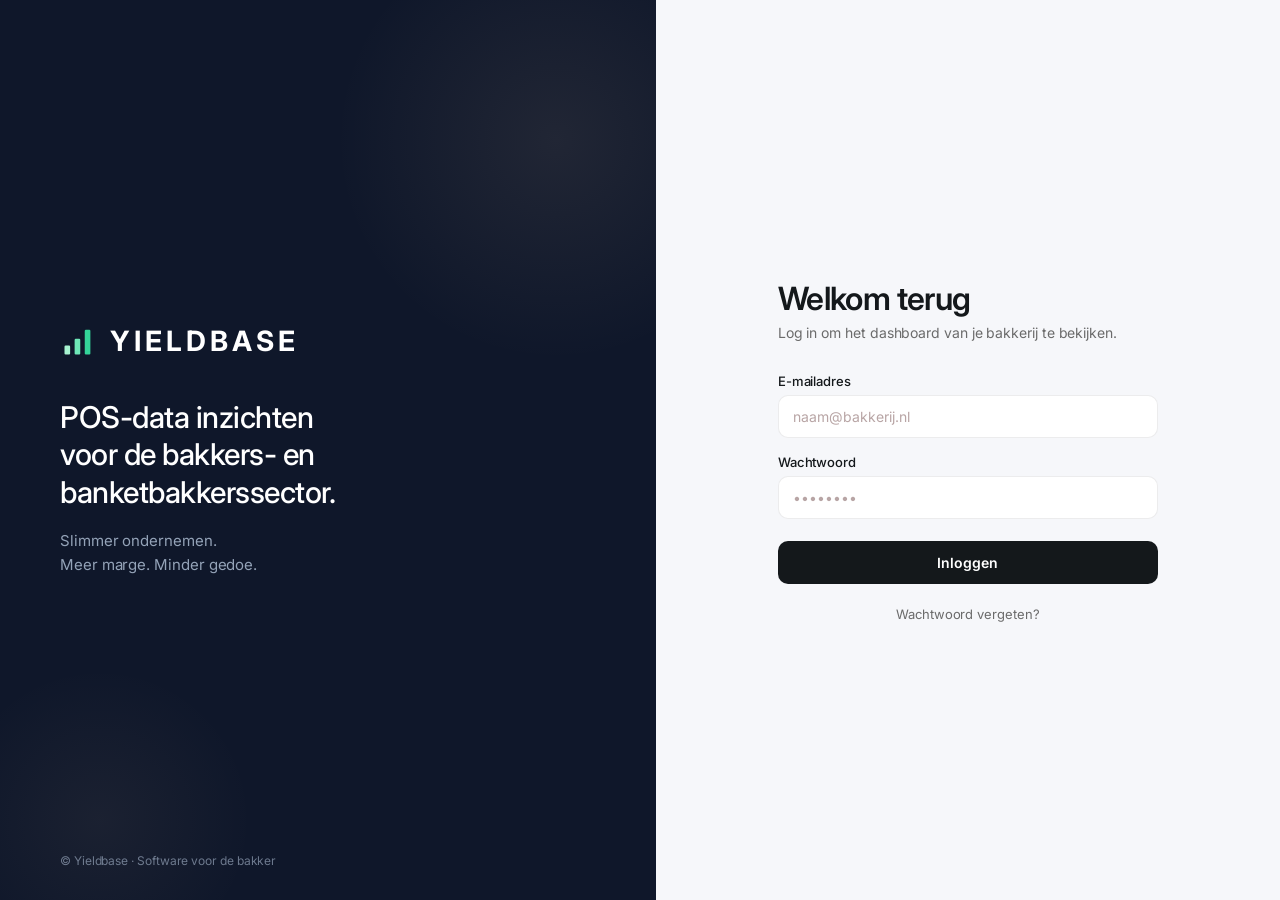
<file: index.html>
<!DOCTYPE html>
<html lang="nl">
<head>
  <meta charset="UTF-8" />
  <meta name="viewport" content="width=device-width, initial-scale=1.0" />
  <title>Bakkerij Oonk — Dashboard</title>
  <link rel="preconnect" href="https://fonts.googleapis.com">
  <link rel="preconnect" href="https://fonts.gstatic.com" crossorigin>
  <link href="https://fonts.googleapis.com/css2?family=Playfair+Display:wght@500;600;700&family=Inter:wght@400;500;600;700&display=swap" rel="stylesheet">
  <link rel="stylesheet" href="styles.css?v=64" />
  <script>
    // Early auth guard — runs before render to prevent flash
    (function() {
      try {
        var raw = localStorage.getItem('strik_auth');
        if (!raw || JSON.parse(raw).email !== 'daan@software.nl') {
          window.location.replace('login.html');
        }
      } catch (e) { window.location.replace('login.html'); }
    })();
  </script>
</head>
<body>
  <div class="app">
    <!-- SIDEBAR -->
    <aside class="sidebar">
      <div class="brand">
        <div class="brand-logo">
          <svg viewBox="0 0 32 32" width="22" height="22" aria-hidden="true">
            <rect x="4"  y="20" width="5" height="8"  rx="1.5" fill="#9a9a9a"/>
            <rect x="13" y="14" width="5" height="14" rx="1.5" fill="#4b4b4b"/>
            <rect x="22" y="6"  width="5" height="22" rx="1.5" fill="#14181b"/>
          </svg>
        </div>
        <div class="brand-name">YIELDBASE</div>
      </div>

      <nav class="nav">
        <a href="#" class="nav-item active">
          <span class="nav-icon">
            <svg viewBox="0 0 24 24" width="18" height="18" fill="none" stroke="currentColor" stroke-width="1.8" stroke-linecap="round" stroke-linejoin="round"><path d="M3 11l9-8 9 8"/><path d="M5 10v10h14V10"/></svg>
          </span>
          Dashboard
        </a>
        <a href="analyses.html" class="nav-item">
          <span class="nav-icon">
            <svg viewBox="0 0 24 24" width="18" height="18" fill="none" stroke="currentColor" stroke-width="1.8" stroke-linecap="round" stroke-linejoin="round"><polyline points="3 17 9 11 13 15 21 7"/><polyline points="14 7 21 7 21 14"/></svg>
          </span>
          Analyses
        </a>
        <a href="kostprijs.html" class="nav-item">
          <span class="nav-icon"><svg viewBox="0 0 24 24" width="18" height="18" fill="none" stroke="currentColor" stroke-width="1.8" stroke-linecap="round" stroke-linejoin="round"><rect x="5" y="3" width="14" height="18" rx="2"/><rect x="8" y="6" width="8" height="3" rx="0.5"/><line x1="8.5" y1="12.5" x2="8.5" y2="12.5"/><line x1="12" y1="12.5" x2="12" y2="12.5"/><line x1="15.5" y1="12.5" x2="15.5" y2="12.5"/><line x1="8.5" y1="16" x2="8.5" y2="16"/><line x1="12" y1="16" x2="12" y2="16"/><line x1="15.5" y1="16" x2="15.5" y2="16"/></svg></span>
          Kostprijs
        </a>
        <a href="#" class="nav-item">
          <span class="nav-icon">
            <svg viewBox="0 0 24 24" width="18" height="18" fill="none" stroke="currentColor" stroke-width="1.8" stroke-linecap="round" stroke-linejoin="round"><path d="M4 20V10M10 20V4M16 20v-7M22 20H2"/></svg>
          </span>
          Rapportages
        </a>
        <a href="#" class="nav-item">
          <span class="nav-icon">
            <svg viewBox="0 0 24 24" width="18" height="18" fill="none" stroke="currentColor" stroke-width="1.8" stroke-linecap="round" stroke-linejoin="round"><circle cx="12" cy="12" r="3"/><path d="M19.4 15a1.7 1.7 0 0 0 .3 1.9l.1.1a2 2 0 1 1-2.8 2.8l-.1-.1a1.7 1.7 0 0 0-1.9-.3 1.7 1.7 0 0 0-1 1.5V21a2 2 0 1 1-4 0v-.1a1.7 1.7 0 0 0-1-1.5 1.7 1.7 0 0 0-1.9.3l-.1.1a2 2 0 1 1-2.8-2.8l.1-.1a1.7 1.7 0 0 0 .3-1.9 1.7 1.7 0 0 0-1.5-1H3a2 2 0 1 1 0-4h.1a1.7 1.7 0 0 0 1.5-1 1.7 1.7 0 0 0-.3-1.9l-.1-.1a2 2 0 1 1 2.8-2.8l.1.1a1.7 1.7 0 0 0 1.9.3h0a1.7 1.7 0 0 0 1-1.5V3a2 2 0 1 1 4 0v.1a1.7 1.7 0 0 0 1 1.5h0a1.7 1.7 0 0 0 1.9-.3l.1-.1a2 2 0 1 1 2.8 2.8l-.1.1a1.7 1.7 0 0 0-.3 1.9v0a1.7 1.7 0 0 0 1.5 1H21a2 2 0 1 1 0 4h-.1a1.7 1.7 0 0 0-1.5 1z"/></svg>
          </span>
          Instellingen
        </a>
      </nav>

      <div class="user-menu" id="userMenu">
        <div class="user">
          <div class="user-avatar">MO</div>
          <div class="user-name">Marc</div>
          <span class="user-caret">
            <svg viewBox="0 0 24 24" width="16" height="16" fill="none" stroke="currentColor" stroke-width="2" stroke-linecap="round" stroke-linejoin="round"><polyline points="6 9 12 15 18 9"/></svg>
          </span>
        </div>
        <div class="user-dropdown">
          <button class="logout-btn">
            <svg viewBox="0 0 24 24" width="16" height="16" fill="none" stroke="currentColor" stroke-width="1.8" stroke-linecap="round" stroke-linejoin="round"><path d="M15 17l5-5-5-5"/><path d="M20 12H9"/><path d="M9 21H5a2 2 0 0 1-2-2V5a2 2 0 0 1 2-2h4"/></svg>
            Uitloggen
          </button>
        </div>
      </div>
    </aside>

    <!-- MAIN -->
    <main class="main">
      <!-- TOP BAR -->
      <header class="topbar">
        <div class="title-wrap">
          <div class="page-title-row">
            <h1 class="page-title">Dashboard</h1>
            <span class="client-pill">Bakkerij Oonk</span>
          </div>
          <p class="page-sub">Inzicht in prestaties van je winkels</p>
        </div>

        <div class="topbar-controls">
          <button class="date-picker">
            <span class="date-icon">
              <svg viewBox="0 0 24 24" width="16" height="16" fill="none" stroke="currentColor" stroke-width="1.8" stroke-linecap="round" stroke-linejoin="round"><rect x="3" y="5" width="18" height="16" rx="2"/><path d="M16 3v4M8 3v4M3 10h18"/></svg>
            </span>
            14 apr – 20 apr 2025
            <span class="date-caret">
              <svg viewBox="0 0 24 24" width="14" height="14" fill="none" stroke="currentColor" stroke-width="2" stroke-linecap="round" stroke-linejoin="round"><polyline points="6 9 12 15 18 9"/></svg>
            </span>
          </button>

          <div class="period-toggle">
            <button>Dag</button>
            <button class="active">Week</button>
            <button>Maand</button>
            <button>YTD</button>
          </div>
        </div>
      </header>

      <!-- COMPACT STORE TABS -->
      <section class="store-tabs compact">
        <button class="store-tab active" data-store="totaal">
          <span class="store-icon"><svg viewBox="0 0 24 24" width="20" height="20" fill="none" stroke="currentColor" stroke-width="1.7" stroke-linejoin="round"><path d="M3 9l1.5-5h15L21 9"/><path d="M3 9v11h18V9"/><path d="M3 9h18"/><path d="M9 20v-5h6v5"/></svg></span>
          Totaal
        </button>
        <button class="store-tab" data-store="ziekerstraat">
          <span class="store-icon"><svg viewBox="0 0 24 24" width="20" height="20" fill="none" stroke="currentColor" stroke-width="1.7" stroke-linejoin="round"><path d="M3 9l1.5-5h15L21 9"/><path d="M3 9v11h18V9"/><path d="M3 9h18"/><path d="M9 20v-5h6v5"/></svg></span>
          Wetstraat
        </button>
        <button class="store-tab" data-store="heyendaal">
          <span class="store-icon"><svg viewBox="0 0 24 24" width="20" height="20" fill="none" stroke="currentColor" stroke-width="1.7" stroke-linejoin="round"><path d="M3 9l1.5-5h15L21 9"/><path d="M3 9v11h18V9"/><path d="M3 9h18"/><path d="M9 20v-5h6v5"/></svg></span>
          Kuipersdijk
        </button>
        <button class="store-tab" data-store="lent">
          <span class="store-icon"><svg viewBox="0 0 24 24" width="20" height="20" fill="none" stroke="currentColor" stroke-width="1.7" stroke-linejoin="round"><path d="M3 9l1.5-5h15L21 9"/><path d="M3 9v11h18V9"/><path d="M3 9h18"/><path d="M9 20v-5h6v5"/></svg></span>
          Wesseler
        </button>
        <button class="store-tab" data-store="daalseweg">
          <span class="store-icon"><svg viewBox="0 0 24 24" width="20" height="20" fill="none" stroke="currentColor" stroke-width="1.7" stroke-linejoin="round"><path d="M3 9l1.5-5h15L21 9"/><path d="M3 9v11h18V9"/><path d="M3 9h18"/><path d="M9 20v-5h6v5"/></svg></span>
          Gronause
        </button>
      </section>

      <!-- HERO BLOCK: één wit blok.
           Links: Hallo Marc + korte toelichting bij de KPI's.
           Rechts: 4 aandachtspunten (boterprijs · uitverkocht · brutomarge · Gronause),
           weergegeven als icoon + korte tekst in een 2x2 raster. -->
      <section class="hero-block">
        <div class="hero-block-left">
          <div class="hero-block-badge">
            <svg viewBox="0 0 24 24" width="18" height="18" fill="#f5d6b2" stroke="#f5d6b2" stroke-width="0"><path d="M12 2l1.6 6.4L20 10l-6.4 1.6L12 18l-1.6-6.4L4 10l6.4-1.6z"/></svg>
          </div>
          <h2 class="hero-block-greeting">Hallo Marc,</h2>
          <p class="hero-block-text" id="heroKpiSummary">
            <!-- vervangen door app.js -->
          </p>
        </div>

        <!-- Carrousel met aandachtspunten — automatisch advance + klikbare bolletjes -->
        <div class="hero-block-slider" id="heroSlider">
          <div class="hero-slides-track" id="heroSlidesTrack">
            <div class="hero-slide">
              <span class="hero-point-icon">
                <svg viewBox="0 0 24 24" width="22" height="22" fill="none" stroke="currentColor" stroke-width="1.8" stroke-linecap="round" stroke-linejoin="round"><path d="M10.29 3.86L1.82 18a2 2 0 0 0 1.71 3h16.94a2 2 0 0 0 1.71-3L13.71 3.86a2 2 0 0 0-3.42 0z"/><line x1="12" y1="9" x2="12" y2="13"/><line x1="12" y1="17" x2="12.01" y2="17"/></svg>
              </span>
              <p class="hero-slide-text">Boterprijs <strong class="up">+8%</strong> deze maand — dit raakt direct de marge op veel producten.</p>
            </div>

            <div class="hero-slide">
              <span class="hero-point-icon">
                <svg viewBox="0 0 24 24" width="22" height="22" fill="none" stroke="currentColor" stroke-width="1.8" stroke-linecap="round" stroke-linejoin="round"><circle cx="12" cy="12" r="9"/><polyline points="12 7 12 12 15 14"/></svg>
              </span>
              <p class="hero-slide-text"><strong>4 hardlopende producten</strong> zijn regelmatig vroeg uitverkocht.</p>
            </div>

            <div class="hero-slide">
              <span class="hero-point-icon">
                <svg viewBox="0 0 24 24" width="22" height="22" fill="none" stroke="currentColor" stroke-width="1.8" stroke-linecap="round" stroke-linejoin="round"><line x1="12" y1="1" x2="12" y2="23"/><path d="M17 5H9.5a3.5 3.5 0 0 0 0 7h5a3.5 3.5 0 0 1 0 7H6"/></svg>
              </span>
              <p class="hero-slide-text">Je <strong>brutomarge</strong> van de omzet ligt op <strong>71%</strong>.</p>
            </div>

            <div class="hero-slide">
              <span class="hero-point-icon">
                <svg viewBox="0 0 24 24" width="22" height="22" fill="none" stroke="currentColor" stroke-width="1.8" stroke-linecap="round" stroke-linejoin="round"><polyline points="3 7 9 13 13 9 21 17"/><polyline points="14 17 21 17 21 10"/></svg>
              </span>
              <p class="hero-slide-text">Omzet <strong>Gronause</strong> krimpt — <strong class="down">3e week op rij</strong>.</p>
            </div>
          </div>

          <div class="hero-dots" id="heroDots">
            <button class="hero-dot active" type="button" aria-label="Punt 1"></button>
            <button class="hero-dot" type="button" aria-label="Punt 2"></button>
            <button class="hero-dot" type="button" aria-label="Punt 3"></button>
            <button class="hero-dot" type="button" aria-label="Punt 4"></button>
          </div>
        </div>
      </section>

      <!-- CTA banner — verwijst naar de Analyses-tab voor diepere inzichten -->
      <section class="cta-banner">
        <div class="cta-content">
          <div class="cta-icon">
            <svg viewBox="0 0 24 24" width="24" height="24" fill="none" stroke="currentColor" stroke-width="1.8" stroke-linecap="round" stroke-linejoin="round"><path d="M12 2l1.6 6.4L20 10l-6.4 1.6L12 18l-1.6-6.4L4 10l6.4-1.6z"/></svg>
          </div>
          <div class="cta-text">
            <div class="cta-title">Wil je meer inzicht in acties om de omzet te verhogen of je kosten te beheersen?</div>
            <div class="cta-sub">Kijk dan onder de tab <strong>Analyses</strong>.</div>
          </div>
        </div>
        <a href="analyses.html" class="cta-btn">Naar Analyses →</a>
      </section>

      <!-- KPI CARDS -->
      <section class="kpi-grid">
        <a href="omzet.html" class="kpi-card selected kpi-link" data-kpi="omzet">
          <div class="kpi-head">
            <span class="kpi-icon">
              <svg viewBox="0 0 24 24" width="18" height="18" fill="none" stroke="currentColor" stroke-width="1.8" stroke-linecap="round" stroke-linejoin="round"><polyline points="3 17 9 11 13 15 21 7"/><polyline points="14 7 21 7 21 14"/></svg>
            </span>
            <span class="kpi-arrow filled">
              <svg viewBox="0 0 24 24" width="14" height="14" fill="none" stroke="currentColor" stroke-width="2.2" stroke-linecap="round" stroke-linejoin="round"><polyline points="9 18 15 12 9 6"/></svg>
            </span>
            <span class="kpi-hint">
              Klik om<br/>details te zien
              <svg class="hint-arrow" viewBox="0 0 24 24" width="14" height="14" fill="none" stroke="currentColor" stroke-width="2" stroke-linecap="round" stroke-linejoin="round"><line x1="12" y1="19" x2="12" y2="6"/><polyline points="6 12 12 6 18 12"/></svg>
            </span>
          </div>
          <div class="kpi-label">Omzet</div>
          <div class="kpi-value" data-field="value">€ 67.450</div>
          <div class="kpi-delta">
            <span class="delta-up" data-field="delta">↑ +6,8%</span>
            <span class="delta-period">vs. 15–21 apr 2024</span>
          </div>
        </a>

        <a href="klanten.html" class="kpi-card kpi-link" data-kpi="klanten">
          <div class="kpi-head">
            <span class="kpi-icon">
              <svg viewBox="0 0 24 24" width="18" height="18" fill="none" stroke="currentColor" stroke-width="1.8" stroke-linecap="round" stroke-linejoin="round"><circle cx="12" cy="8" r="3.4"/><path d="M4 21c0-4 3.6-7 8-7s8 3 8 7"/></svg>
            </span>
            <span class="kpi-arrow"><svg viewBox="0 0 24 24" width="14" height="14" fill="none" stroke="currentColor" stroke-width="2.2" stroke-linecap="round" stroke-linejoin="round"><polyline points="9 18 15 12 9 6"/></svg></span>
          </div>
          <div class="kpi-label">Aantal klanten</div>
          <div class="kpi-value" data-field="value">4.895</div>
          <div class="kpi-delta">
            <span class="delta-up" data-field="delta">↑ +5,6%</span>
            <span class="delta-period">vs. 15–21 apr 2024</span>
          </div>
        </a>

        <a href="besteding.html" class="kpi-card kpi-link" data-kpi="besteding">
          <div class="kpi-head">
            <span class="kpi-icon">
              <svg viewBox="0 0 24 24" width="18" height="18" fill="none" stroke="currentColor" stroke-width="1.8" stroke-linecap="round" stroke-linejoin="round"><circle cx="9" cy="8" r="3.2"/><circle cx="17" cy="9" r="2.6"/><path d="M3 20c0-3 2.7-5 6-5s6 2 6 5"/><path d="M14 20c0-2.4 1.6-4 3.5-4S21 17.6 21 20"/></svg>
            </span>
            <span class="kpi-arrow"><svg viewBox="0 0 24 24" width="14" height="14" fill="none" stroke="currentColor" stroke-width="2.2" stroke-linecap="round" stroke-linejoin="round"><polyline points="9 18 15 12 9 6"/></svg></span>
          </div>
          <div class="kpi-label">Besteding per klant</div>
          <div class="kpi-value" data-field="value">€ 13,78</div>
          <div class="kpi-delta">
            <span class="delta-up" data-field="delta">↑ +1,1%</span>
            <span class="delta-period">vs. 15–21 apr 2024</span>
          </div>
        </a>

        <a href="kostprijs.html" class="kpi-card kpi-link" data-kpi="brutomarge">
          <div class="kpi-head">
            <span class="kpi-icon">
              <svg viewBox="0 0 24 24" width="18" height="18" fill="none" stroke="currentColor" stroke-width="1.8" stroke-linecap="round" stroke-linejoin="round"><line x1="19" y1="5" x2="5" y2="19"/><circle cx="6.5" cy="6.5" r="2.5"/><circle cx="17.5" cy="17.5" r="2.5"/></svg>
            </span>
            <span class="kpi-arrow"><svg viewBox="0 0 24 24" width="14" height="14" fill="none" stroke="currentColor" stroke-width="2.2" stroke-linecap="round" stroke-linejoin="round"><polyline points="9 18 15 12 9 6"/></svg></span>
          </div>
          <div class="kpi-label">Brutomarge van de omzet</div>
          <div class="kpi-value" data-field="value">71%</div>
          <div class="kpi-delta">
            <span class="delta-down" data-field="delta">↓ −2,0%</span>
            <span class="delta-period">vs. 15–21 apr 2024</span>
          </div>
        </a>
      </section>

      <!-- FOOTER -->
      <footer class="footer">
        <div class="footer-left">
          <svg viewBox="0 0 24 24" width="14" height="14" fill="none" stroke="currentColor" stroke-width="1.6" stroke-linecap="round" stroke-linejoin="round"><rect x="3" y="5" width="18" height="16" rx="2"/><path d="M16 3v4M8 3v4M3 10h18"/></svg>
          Vergelijking: 14 apr – 20 apr 2025 vs. 15 apr – 21 apr 2024
        </div>
        <div class="footer-right">
          <svg viewBox="0 0 24 24" width="14" height="14" fill="none" stroke="currentColor" stroke-width="1.6" stroke-linecap="round" stroke-linejoin="round"><circle cx="12" cy="12" r="3"/><path d="M19.4 15a1.7 1.7 0 0 0 .3 1.9l.1.1a2 2 0 1 1-2.8 2.8l-.1-.1a1.7 1.7 0 0 0-1.9-.3 1.7 1.7 0 0 0-1 1.5V21a2 2 0 1 1-4 0v-.1a1.7 1.7 0 0 0-1-1.5 1.7 1.7 0 0 0-1.9.3l-.1.1a2 2 0 1 1-2.8-2.8l.1-.1a1.7 1.7 0 0 0 .3-1.9 1.7 1.7 0 0 0-1.5-1H3a2 2 0 1 1 0-4h.1a1.7 1.7 0 0 0 1.5-1 1.7 1.7 0 0 0-.3-1.9l-.1-.1a2 2 0 1 1 2.8-2.8l.1.1a1.7 1.7 0 0 0 1.9.3h0a1.7 1.7 0 0 0 1-1.5V3a2 2 0 1 1 4 0v.1a1.7 1.7 0 0 0 1 1.5h0a1.7 1.7 0 0 0 1.9-.3l.1-.1a2 2 0 1 1 2.8 2.8l-.1.1a1.7 1.7 0 0 0-.3 1.9v0a1.7 1.7 0 0 0 1.5 1H21a2 2 0 1 1 0 4h-.1a1.7 1.7 0 0 0-1.5 1z"/></svg>
          <a href="#">Wijzig vergelijking in instellingen →</a>
        </div>
      </footer>
    </main>
  </div>

  <script src="app.js?v=64"></script>
  <script src="auth.js?v=64"></script>
</body>
</html>
</file>
<file: styles.css>
/* ===== Login screen ===== */
.login-body {
  margin: 0;
  background: #f6f7fa;
  min-height: 100vh;
  font-family: 'Inter', system-ui, -apple-system, sans-serif;
}
.login-shell {
  display: grid;
  grid-template-columns: 1.05fr 1fr;
  min-height: 100vh;
}
.login-brand {
  background: var(--wine);
  color: #f5d6b2;
  position: relative;
  display: flex;
  flex-direction: column;
  justify-content: center;
  padding: 60px;
  overflow: hidden;
}

/* ===== Yield-branded variant (login left panel) ===== */
.yield-brand {
  background: #0f172a;
  color: #e2e8f0;
}
.yield-brand::before {
  content: '';
  position: absolute;
  width: 520px; height: 520px;
  background: radial-gradient(circle, rgba(52, 211, 153, 0.10) 0%, transparent 60%);
  top: -120px; right: -160px;
  border-radius: 50%;
}
.yield-brand::after {
  content: '';
  position: absolute;
  width: 360px; height: 360px;
  background: radial-gradient(circle, rgba(110, 231, 183, 0.06) 0%, transparent 60%);
  bottom: -100px; left: -80px;
  border-radius: 50%;
}
.yield-logo {
  display: inline-flex;
  align-items: center;
  gap: 14px;
  margin-bottom: 40px;
}
.yield-wordmark {
  font-family: 'Inter', sans-serif;
  font-weight: 700;
  font-size: 28px;
  letter-spacing: 4px;
  color: #fff;
}
.yield-tagline {
  margin: 0 0 18px;
  font-family: 'Inter', sans-serif;
  font-size: 30px;
  line-height: 1.25;
  color: #fff;
  font-weight: 500;
  letter-spacing: -0.5px;
}
.yield-subtagline {
  margin: 0;
  font-size: 15px;
  line-height: 1.6;
  color: #94a3b8;
  font-weight: 400;
}
.yield-brand .login-brand-footer { color: rgba(148, 163, 184, 0.7); }

.yield-btn {
  background: #0f172a;
}
.yield-btn:hover { background: #1e293b; }
.login-brand::before {
  content: '';
  position: absolute;
  width: 520px; height: 520px;
  background: radial-gradient(circle, rgba(245, 214, 178, 0.08) 0%, transparent 60%);
  top: -120px; right: -160px;
  border-radius: 50%;
}
.login-brand::after {
  content: '';
  position: absolute;
  width: 360px; height: 360px;
  background: radial-gradient(circle, rgba(245, 214, 178, 0.05) 0%, transparent 60%);
  bottom: -100px; left: -80px;
  border-radius: 50%;
}
.login-brand-inner { position: relative; z-index: 1; max-width: 400px; }
.login-crown { margin-bottom: 12px; }
.login-brand-name {
  font-family: 'Inter', sans-serif;
  font-size: 36px;
  letter-spacing: 6px;
  color: var(--text);
  font-weight: 700;
}
.login-brand-sub {
  font-size: 11px;
  letter-spacing: 6px;
  color: #d9b290;
  margin-top: 4px;
}
.login-tagline {
  margin-top: 48px;
  font-family: 'Playfair Display', serif;
  font-size: 26px;
  line-height: 1.4;
  color: #fff;
  font-weight: 500;
}
.login-brand-footer {
  position: absolute;
  bottom: 32px; left: 60px;
  font-size: 12px;
  color: rgba(245, 214, 178, 0.55);
  z-index: 1;
}

.login-main {
  display: flex;
  align-items: center;
  justify-content: center;
  padding: 40px;
}
.login-card {
  width: 100%;
  max-width: 380px;
}
.login-title {
  font-family: 'Inter', sans-serif;
  font-size: 32px;
  font-weight: 600;
  margin: 0;
  color: var(--text);
  letter-spacing: -0.6px;
}
.login-sub {
  margin: 6px 0 32px;
  color: var(--text-soft);
  font-size: 14px;
}
.login-form { display: flex; flex-direction: column; gap: 16px; }
.login-field { display: flex; flex-direction: column; gap: 6px; }
.login-label {
  font-size: 13px;
  font-weight: 500;
  color: var(--text);
}
.login-field input {
  font-family: inherit;
  font-size: 14px;
  padding: 12px 14px;
  border: 1px solid var(--line);
  border-radius: 10px;
  background: #fff;
  color: var(--text);
  transition: border-color .15s ease, box-shadow .15s ease;
}
.login-field input:focus {
  outline: none;
  border-color: var(--wine);
  box-shadow: 0 0 0 3px rgba(110, 22, 34, 0.10);
}
.login-field input::placeholder { color: #b8a5a5; }

.login-error {
  display: none;
  background: #fdecec;
  color: #c0392b;
  padding: 10px 12px;
  border-radius: 8px;
  font-size: 13px;
  border: 1px solid #f4c8c8;
}
.login-error.visible { display: block; }

.login-btn {
  background: var(--wine);
  color: #fff;
  padding: 13px 18px;
  border-radius: 10px;
  font-weight: 600;
  font-size: 14px;
  margin-top: 6px;
  transition: background .15s ease, transform .1s ease;
}
.login-btn:hover { background: var(--wine-deep); }
.login-btn:active { transform: translateY(1px); }

.login-forgot {
  text-align: center;
  font-size: 13px;
  color: var(--text-soft);
  margin-top: 6px;
}
.login-forgot:hover { color: var(--wine); }

.login-hint {
  margin-top: 28px;
  padding: 12px 14px;
  border: 1px dashed var(--wine-border);
  border-radius: 10px;
  font-size: 12px;
  color: var(--text-soft);
  background: var(--cream-light);
}
.login-hint code {
  background: #fff;
  padding: 1px 6px;
  border-radius: 4px;
  color: var(--wine);
  font-size: 12px;
}

@media (max-width: 800px) {
  .login-shell { grid-template-columns: 1fr; }
  .login-brand { padding: 40px; min-height: 240px; }
  .login-tagline { margin-top: 24px; font-size: 20px; }
  .login-brand-footer { display: none; }
}

/* ===== Strik Patisserie dashboard ===== */

:root {
  /* Backgrounds — soft cream/butter palette */
  --cream: #f5edd9;            /* main page background */
  --cream-light: #faf3e0;      /* subtle off-cream for inner sections */
  --cream-soft: #fdf8ea;       /* even softer */

  /* "wine" is now the dark accent (named for backwards compat) */
  --wine: #14181b;             /* near-black — primary action / accent */
  --wine-deep: #000000;
  --wine-soft: #fdf3c1;        /* yellow-soft for badge backgrounds */
  --wine-border: #f0d460;      /* mid yellow for borders */

  /* Explicit accent yellow (use where yellow needed) */
  --accent: #f5d44e;
  --accent-soft: #fae987;

  /* Text */
  --text: #14181b;
  --text-soft: #6b6b6b;
  --text-on-dark: #f5edd9;     /* cream text on dark cards */

  /* Borders + status */
  --line: rgba(20, 24, 27, 0.08);
  --line-soft: rgba(20, 24, 27, 0.04);
  --green: #16a34a;

  /* Sidebar (cream-matching) */
  --sidebar-text: #4b4b4b;
  --sidebar-text-soft: #9a9a9a;
}

* { box-sizing: border-box; }

html, body {
  margin: 0;
  padding: 0;
  font-family: 'Inter', system-ui, -apple-system, Segoe UI, Roboto, sans-serif;
  font-size: 15px;
  color: var(--text);
  background: var(--cream);
  -webkit-font-smoothing: antialiased;
  letter-spacing: -0.005em;
}

a { text-decoration: none; color: inherit; }
button { font-family: inherit; cursor: pointer; border: none; background: none; color: inherit; }

.app {
  display: grid;
  grid-template-columns: 220px 1fr;
  min-height: 100vh;
  background: var(--cream);
}

/* ===== SIDEBAR (cream, blends with body) =====
   Sticky zodat brand bovenin én Daan onderin altijd in beeld blijven,
   ongeacht hoever je in de main-kolom scrollt. */
.sidebar {
  background: var(--cream);
  color: var(--sidebar-text);
  display: flex;
  flex-direction: column;
  padding: 22px 14px 16px;
  position: sticky;
  top: 0;
  align-self: start;
  height: 100vh;
  overflow: hidden;
}
.sidebar .nav { overflow-y: auto; }

.brand {
  display: flex;
  align-items: center;
  gap: 10px;
  padding: 6px 10px 18px;
  margin-bottom: 8px;
}
.brand-logo { display: inline-flex; }
.brand-name {
  font-family: 'Inter', sans-serif;
  font-size: 17px;
  letter-spacing: 0.4px;
  color: var(--text);
  font-weight: 700;
}

.nav { display: flex; flex-direction: column; gap: 4px; }
.nav-item {
  display: flex;
  align-items: center;
  gap: 12px;
  padding: 11px 14px;
  border-radius: 999px;
  color: var(--sidebar-text);
  font-size: 14px;
  font-weight: 500;
  transition: background .15s ease, color .15s ease;
}
.nav-item:hover {
  background: rgba(20, 24, 27, 0.05);
  color: var(--text);
}
.nav-item.active {
  background: var(--wine);
  color: #fff;
}
.nav-icon { display: inline-flex; opacity: .8; }
.nav-item.active .nav-icon { opacity: 1; }

.user {
  margin-top: auto;
  display: flex;
  align-items: center;
  gap: 10px;
  padding: 14px 12px 4px;
}
.user-avatar {
  width: 34px; height: 34px;
  border-radius: 50%;
  background: var(--wine);
  color: #fff;
  display: grid; place-items: center;
  font-size: 11px;
  font-weight: 700;
  letter-spacing: .5px;
}
.user-name { font-size: 14px; color: var(--text); font-weight: 500; }
.user-caret { margin-left: auto; opacity: .6; color: var(--text-soft); display: inline-flex; }

.user-menu { position: relative; margin-top: auto; }
.user-menu .user { cursor: pointer; transition: background .15s ease; border-radius: 10px; margin: 0 -6px; padding-left: 14px; padding-right: 14px; }
.user-menu .user:hover { background: rgba(255, 255, 255, 0.05); }
.user-dropdown {
  position: absolute;
  bottom: calc(100% + 6px);
  left: 8px; right: 8px;
  background: #fff;
  border: 1px solid var(--line);
  border-radius: 10px;
  box-shadow: 0 8px 24px rgba(0, 0, 0, 0.18);
  padding: 6px;
  opacity: 0;
  transform: translateY(6px);
  pointer-events: none;
  transition: opacity .15s ease, transform .15s ease;
  z-index: 10;
}
.user-dropdown.open {
  opacity: 1;
  transform: translateY(0);
  pointer-events: auto;
}
.user-dropdown button {
  display: flex;
  align-items: center;
  gap: 10px;
  width: 100%;
  padding: 9px 12px;
  border-radius: 8px;
  font-size: 13px;
  color: var(--text);
  font-weight: 500;
  text-align: left;
}
.user-dropdown button:hover { background: var(--wine-soft); color: var(--wine); }

/* ===== MAIN ===== */
.main {
  padding: 18px 36px 14px;
  display: flex;
  flex-direction: column;
  gap: 14px;
}

/* Client banner — makes clear WHICH bakery's dashboard this is */
.client-banner {
  display: inline-flex;
  align-items: center;
  gap: 10px;
  padding: 6px 14px;
  background: var(--wine-soft);
  border: 1px solid var(--wine-border);
  border-radius: 999px;
  font-size: 12px;
  align-self: flex-start;
  margin-bottom: -4px;
}
.client-label {
  color: var(--text-soft);
  text-transform: uppercase;
  letter-spacing: 1px;
  font-size: 10px;
  font-weight: 600;
}
.client-name {
  color: var(--wine);
  font-weight: 700;
  font-size: 13px;
  letter-spacing: .3px;
}

/* Store selector (top-left compact dropdown) */
.store-selector {
  position: relative;
  margin-bottom: 14px;
  display: inline-block;
}
.store-selector-btn {
  display: inline-flex;
  align-items: center;
  gap: 12px;
  background: #fff;
  border: 1px solid var(--line);
  border-radius: 14px;
  padding: 10px 14px 10px 12px;
  min-width: 180px;
  cursor: pointer;
  transition: border-color .15s ease, box-shadow .15s ease;
}
.store-selector-btn:hover { border-color: var(--wine-border); }
.store-selector.open .store-selector-btn {
  border-color: var(--wine);
  box-shadow: 0 0 0 3px rgba(110, 22, 34, 0.08);
}
.store-selector-icon {
  width: 36px; height: 36px;
  border-radius: 10px;
  background: var(--wine-soft);
  color: var(--wine);
  display: inline-flex; align-items: center; justify-content: center;
}
.store-selector-text {
  display: flex;
  flex-direction: column;
  align-items: flex-start;
  text-align: left;
  flex: 1;
}
.store-selector-eyebrow {
  font-size: 10px;
  text-transform: uppercase;
  letter-spacing: 1px;
  color: var(--text-soft);
  font-weight: 600;
}
.store-selector-name {
  font-size: 15px;
  font-weight: 600;
  color: var(--text);
}
.store-selector-caret {
  color: var(--text-soft);
  transition: transform .15s ease;
}
.store-selector.open .store-selector-caret { transform: rotate(180deg); }

.store-selector-menu {
  position: absolute;
  top: calc(100% + 6px);
  left: 0;
  min-width: 220px;
  background: #fff;
  border: 1px solid var(--line);
  border-radius: 12px;
  box-shadow: 0 12px 28px rgba(0, 0, 0, 0.10);
  padding: 6px;
  opacity: 0;
  transform: translateY(-4px);
  pointer-events: none;
  transition: opacity .15s ease, transform .15s ease;
  z-index: 20;
}
.store-selector.open .store-selector-menu {
  opacity: 1;
  transform: translateY(0);
  pointer-events: auto;
}
.store-selector-menu button {
  display: block;
  width: 100%;
  padding: 10px 12px;
  text-align: left;
  font-size: 14px;
  color: var(--text);
  font-weight: 500;
  border-radius: 8px;
  cursor: pointer;
}
.store-selector-menu button:hover { background: var(--cream-light); color: var(--wine); }
.store-selector-menu button.active {
  background: var(--wine);
  color: #fff;
}

/* Hero row: insight + attention side-by-side */
.hero-row {
  display: grid;
  grid-template-columns: 1fr 1fr;
  gap: 16px;
  align-items: stretch;
}

/* Hero insight — greeting + intro + bullets + closing */
.hero-insight {
  background: #fff;
  border: 1px solid transparent;
  border-radius: 20px;
  padding: 18px 22px 20px;
  position: relative;
  box-shadow: 0 1px 2px rgba(20, 24, 27, 0.04);
}
.hero-insight-badge {
  position: absolute;
  top: 18px;
  right: 18px;
  width: 36px; height: 36px;
  border-radius: 50%;
  background: var(--wine);
  display: inline-flex;
  align-items: center;
  justify-content: center;
}
.hero-greeting {
  font-family: 'Inter', sans-serif;
  font-size: 22px;
  font-weight: 600;
  margin: 0 0 2px;
  color: var(--text);
  letter-spacing: -0.4px;
}
.hero-intro {
  font-size: 15px;
  color: var(--text);
  margin: 0 0 10px;
  font-weight: 500;
}
.hero-bullets {
  list-style: none;
  margin: 0 0 12px;
  padding: 0;
  display: flex;
  flex-direction: column;
  gap: 5px;
  max-width: 880px;
}
.hero-bullets li {
  position: relative;
  padding-left: 20px;
  font-size: 13.5px;
  line-height: 1.5;
  color: var(--text);
}
.hero-bullets li::before {
  content: '';
  position: absolute;
  left: 4px;
  top: 8px;
  width: 6px;
  height: 6px;
  border-radius: 50%;
  background: var(--text);
}
.hero-bullets strong { color: var(--text); font-weight: 600; }
.hero-bullets .up { color: var(--green); }
.hero-bullets .down { color: #c0392b; }
.hero-closing {
  font-size: 13px;
  color: var(--text-soft);
  margin: 0;
  font-style: italic;
}

/* Aandachtspunten (attention) block — right side of hero row */
.hero-attention {
  background: var(--wine);
  color: var(--text-on-dark);
  border: 1px solid transparent;
  border-radius: 20px;
  padding: 18px 22px 20px;
  position: relative;
  display: flex;
  flex-direction: column;
  box-shadow: 0 1px 2px rgba(20, 24, 27, 0.04);
}
.hero-attention-badge {
  position: absolute;
  top: 18px;
  right: 18px;
  width: 36px; height: 36px;
  border-radius: 50%;
  background: var(--accent);
  color: var(--text);
  display: inline-flex;
  align-items: center;
  justify-content: center;
}
.hero-attention-title {
  font-family: 'Inter', sans-serif;
  font-size: 19px;
  font-weight: 600;
  margin: 0 0 12px;
  color: #fff;
  padding-right: 48px;
  letter-spacing: -0.3px;
}

.attention-list {
  list-style: none;
  margin: 0 0 12px;
  padding: 0;
  display: flex;
  flex-direction: column;
  gap: 6px;
  flex: 1;
}
.attention-item {
  background: rgba(255, 255, 255, 0.06);
  border: 1px solid rgba(255, 255, 255, 0.08);
  border-left-width: 3px;
  border-radius: 12px;
  padding: 9px 12px 10px;
  display: flex;
  align-items: flex-start;
  gap: 10px;
}
.attention-item.high   { border-left-color: #f87171; }
.attention-item.medium { border-left-color: var(--accent); }
.attention-item.low    { border-left-color: #34d399; }
.attention-item-num {
  flex-shrink: 0;
  width: 22px;
  height: 22px;
  border-radius: 50%;
  background: var(--accent);
  color: var(--text);
  font-size: 12px;
  font-weight: 700;
  display: inline-flex;
  align-items: center;
  justify-content: center;
  margin-top: 1px;
}
.attention-item-body { flex: 1; min-width: 0; }
.attention-item-title {
  font-size: 13px;
  font-weight: 600;
  color: #fff;
  margin: 0 0 2px;
  line-height: 1.3;
}
.attention-item-text {
  font-size: 12px;
  color: rgba(255, 255, 255, 0.65);
  line-height: 1.4;
  margin: 0;
}

/* KPI samenvatting tekst in de Hallo-Daan kaart (links).
   Vervangt de oude .hero-bullets — één lopende alinea i.p.v. bullets. */
.hero-kpi-summary {
  font-size: 14px;
  line-height: 1.55;
  color: var(--text);
  margin: 0 0 12px;
  max-width: 560px;
}
.hero-kpi-summary strong { color: var(--text); font-weight: 600; }
.hero-kpi-summary .up { color: var(--green); }
.hero-kpi-summary .down { color: #c0392b; }

/* ===== Hero-blok: één wit kaartje boven de KPI's, optisch opgeknipt in twee helften.
   Links: greeting + korte toelichting bij de KPI's.
   Rechts: carrousel met aandachtspunten — auto-advance, klikbare bolletjes. ===== */
.hero-block {
  background: #fff;
  border: 1px solid transparent;
  border-radius: 20px;
  padding: 24px 28px;
  display: grid;
  grid-template-columns: 1.05fr 1.45fr;
  gap: 32px;
  align-items: center;
  box-shadow: 0 1px 2px rgba(20, 24, 27, 0.04);
}

/* Subtiele scheidslijn tussen de twee helften — nauwelijks zichtbaar */
.hero-block-left {
  position: relative;
  padding-right: 32px;
  border-right: 1px solid var(--line-soft);
}
.hero-block-badge {
  width: 32px; height: 32px;
  border-radius: 50%;
  background: var(--wine);
  display: inline-flex;
  align-items: center;
  justify-content: center;
  margin-bottom: 10px;
}
.hero-block-greeting {
  font-family: 'Playfair Display', serif;
  font-size: 28px;
  font-weight: 700;
  margin: 0 0 8px;
  color: var(--text);
  letter-spacing: -0.4px;
}
.hero-block-text {
  font-size: 14px;
  line-height: 1.55;
  color: var(--text);
  margin: 0;
  max-width: 460px;
}
.hero-block-text strong { color: var(--text); font-weight: 600; }
.hero-block-text .up { color: var(--green); }
.hero-block-text .down { color: #c0392b; }

.hero-point-icon {
  flex: 0 0 44px;
  width: 44px;
  height: 44px;
  border-radius: 50%;
  background: #fbe6d4;
  color: var(--wine);
  display: inline-flex;
  align-items: center;
  justify-content: center;
}

/* --- Carrousel rechterhelft --- */
.hero-block-slider {
  position: relative;
  display: flex;
  flex-direction: column;
  gap: 16px;
  min-height: 110px;
  overflow: hidden;
  padding-left: 8px;
}
.hero-slides-track {
  display: flex;
  width: 100%;
  flex: 1;
  transition: transform 0.55s cubic-bezier(0.22, 0.61, 0.36, 1);
}
.hero-slide {
  flex: 0 0 100%;
  display: flex;
  align-items: center;
  gap: 18px;
  padding: 4px 4px;
  min-width: 0;
}
.hero-slide-text {
  margin: 0;
  font-size: 16px;
  line-height: 1.5;
  color: var(--text);
}
.hero-slide-text strong { font-weight: 600; }
.hero-slide-text .up   { color: var(--green); }
.hero-slide-text .down { color: #c0392b; }

/* Bolletjes onder de carrousel */
.hero-dots {
  display: flex;
  justify-content: center;
  gap: 8px;
  margin-top: 4px;
}
.hero-dot {
  width: 8px;
  height: 8px;
  border-radius: 50%;
  background: rgba(20, 24, 27, 0.18);
  border: 0;
  padding: 0;
  cursor: pointer;
  transition: background .2s ease, width .25s ease;
}
.hero-dot:hover { background: rgba(20, 24, 27, 0.35); }
.hero-dot.active {
  background: var(--wine);
  width: 22px;
  border-radius: 999px;
}

@media (max-width: 1100px) {
  .hero-block { grid-template-columns: 1fr; gap: 20px; padding: 20px 22px; }
  .hero-block-left { border-right: 0; border-bottom: 1px solid var(--line-soft); padding-right: 0; padding-bottom: 16px; }
  .hero-block-slider { padding-left: 0; }
}

/* 2x2 grid van aandachtspunten in de donkere kaart (rechts).
   Eén tile per analyse uit de Analyses-tab. */
.attention-grid {
  list-style: none;
  margin: 0 0 14px;
  padding: 0;
  display: grid;
  grid-template-columns: 1fr 1fr;
  gap: 8px;
  flex: 1;
}
.attention-tile {
  background: rgba(255, 255, 255, 0.06);
  border: 1px solid rgba(255, 255, 255, 0.08);
  border-left-width: 3px;
  border-radius: 12px;
  padding: 10px 12px 11px;
  display: flex;
  align-items: flex-start;
  gap: 10px;
  min-width: 0;
}
.attention-tile.high   { border-left-color: #f87171; }
.attention-tile.medium { border-left-color: var(--accent); }
.attention-tile.low    { border-left-color: #34d399; }
.attention-tile-icon {
  flex: 0 0 30px;
  width: 30px;
  height: 30px;
  border-radius: 50%;
  background: var(--accent);
  color: var(--text);
  display: inline-flex;
  align-items: center;
  justify-content: center;
  margin-top: 1px;
}
.attention-tile-body { flex: 1; min-width: 0; }
.attention-tile-title {
  font-size: 12.5px;
  font-weight: 600;
  color: #fff;
  margin: 0 0 3px;
  line-height: 1.25;
}
.attention-tile-text {
  font-size: 11.5px;
  color: rgba(255, 255, 255, 0.72);
  line-height: 1.4;
  margin: 0;
}
.attention-tile-text strong {
  color: var(--accent);
  font-weight: 600;
}

@media (max-width: 1100px) {
  .attention-grid { grid-template-columns: 1fr; }
}

.attention-cta {
  display: inline-flex;
  align-items: center;
  gap: 8px;
  padding: 9px 18px;
  background: var(--accent);
  color: var(--text);
  border-radius: 999px;
  font-weight: 600;
  font-size: 12.5px;
  align-self: flex-start;
  transition: background .15s ease, transform .1s ease;
}
.attention-cta:hover {
  background: var(--accent-soft);
  transform: translateX(2px);
}

/* topbar */
.topbar {
  display: flex;
  justify-content: space-between;
  align-items: flex-start;
  gap: 24px;
}
.page-title-row {
  display: flex;
  align-items: center;
  gap: 12px;
  flex-wrap: wrap;
}
.page-title {
  font-family: 'Inter', sans-serif;
  font-size: 30px;
  font-weight: 600;
  margin: 0;
  color: var(--text);
  letter-spacing: -.5px;
}
.client-pill {
  display: inline-flex;
  align-items: center;
  gap: 6px;
  padding: 5px 12px 5px 8px;
  background: #fff;
  border-radius: 999px;
  font-size: 12px;
  font-weight: 600;
  color: var(--text);
  box-shadow: 0 1px 2px rgba(20, 24, 27, 0.04);
}
.client-pill::before {
  content: '';
  display: inline-block;
  width: 16px;
  height: 16px;
  border-radius: 50%;
  background: var(--accent);
  background-image: linear-gradient(135deg, var(--accent), var(--accent-soft));
}
.page-sub {
  margin: 6px 0 0;
  font-size: 13px;
  color: var(--text-soft);
}
.page-sub .link { color: var(--wine); font-weight: 600; }

.topbar-controls {
  display: flex;
  align-items: center;
  gap: 12px;
  margin-top: 6px;
}
.date-picker {
  display: inline-flex;
  align-items: center;
  gap: 10px;
  background: #fff;
  border: 1px solid transparent;
  padding: 9px 16px;
  border-radius: 999px;
  font-size: 13px;
  font-weight: 500;
  color: var(--text);
  box-shadow: 0 1px 2px rgba(20, 24, 27, 0.04);
}
.date-icon { color: var(--text); display: inline-flex; opacity: .7; }
.date-caret { color: var(--text-soft); display: inline-flex; }

.period-toggle {
  display: inline-flex;
  background: #fff;
  border: 1px solid transparent;
  border-radius: 999px;
  padding: 4px;
  gap: 2px;
  box-shadow: 0 1px 2px rgba(20, 24, 27, 0.04);
}
.period-toggle button {
  padding: 7px 16px;
  border-radius: 999px;
  font-size: 13px;
  font-weight: 500;
  color: var(--text-soft);
}
.period-toggle button.active {
  background: var(--wine);
  color: #fff;
}

.info-btn {
  width: 32px; height: 32px;
  display: inline-flex; align-items: center; justify-content: center;
  border-radius: 50%;
  color: var(--text-soft);
}

/* store tabs (full width, 5 equal columns, compact pill style) */
.store-tabs {
  display: grid;
  grid-template-columns: repeat(5, 1fr);
  gap: 10px;
}
.store-tab {
  background: #fff;
  border: 1px solid transparent;
  border-radius: 16px;
  padding: 12px 12px 10px;
  display: flex;
  flex-direction: column;
  align-items: center;
  gap: 5px;
  font-size: 13px;
  font-weight: 500;
  color: var(--text);
  cursor: pointer;
  transition: all .15s ease;
  box-shadow: 0 1px 2px rgba(20, 24, 27, 0.04);
}
.store-tab .store-icon { color: var(--text); display: inline-flex; opacity: .7; }
.store-tab:hover { transform: translateY(-1px); box-shadow: 0 4px 10px rgba(20, 24, 27, 0.06); }
.store-tab.active {
  background: var(--wine);
  color: #fff;
}
.store-tab.active .store-icon { color: var(--accent); opacity: 1; }

/* KPI cards (bigger, clearer) */
.kpi-grid {
  display: grid;
  grid-template-columns: repeat(4, 1fr);
  gap: 16px;
}
.kpi-card {
  background: #fff;
  border: 1px solid var(--line);
  border-radius: 14px;
  padding: 20px 22px 18px;
  position: relative;
  min-height: 170px;
  display: flex;
  flex-direction: column;
  box-shadow: 0 1px 2px rgba(15, 23, 42, 0.04);
}
.kpi-card.selected {
  border: 1.5px solid var(--wine);
  box-shadow: 0 2px 8px rgba(196, 25, 63, 0.10);
}
.kpi-link { display: flex; text-decoration: none; color: inherit; transition: transform .15s ease, box-shadow .15s ease, border-color .15s ease; }
.kpi-link:hover { transform: translateY(-2px); box-shadow: 0 8px 20px rgba(196, 25, 63, 0.12); border-color: var(--wine-border); }
.kpi-head {
  display: flex;
  align-items: center;
  justify-content: space-between;
  margin-bottom: 16px;
  position: relative;
}
.kpi-icon {
  width: 42px; height: 42px;
  border-radius: 50%;
  background: var(--cream-light);
  color: var(--text);
  display: inline-flex; align-items: center; justify-content: center;
}
.kpi-icon svg { width: 20px; height: 20px; opacity: .8; }
.kpi-arrow {
  width: 30px; height: 30px;
  border-radius: 50%;
  background: var(--cream-light);
  color: var(--text);
  display: inline-flex; align-items: center; justify-content: center;
}
.kpi-arrow.filled {
  background: var(--wine);
  color: #fff;
}
.kpi-card.selected .kpi-icon { background: #fff; }
.kpi-card.selected .kpi-arrow.filled { background: var(--wine); }
.kpi-hint {
  position: absolute;
  right: -4px;
  top: 42px;
  font-size: 10px;
  color: var(--wine);
  text-align: center;
  line-height: 1.2;
  font-weight: 500;
}
.hint-arrow {
  display: block;
  margin: 2px auto 0;
  transform: rotate(180deg);
}

.kpi-label {
  font-size: 14px;
  color: var(--text-soft);
  margin-bottom: 4px;
  font-weight: 500;
}
.kpi-value {
  font-family: 'Inter', sans-serif;
  font-size: 36px;
  font-weight: 500;
  color: var(--text);
  letter-spacing: -1px;
  margin-bottom: 10px;
  line-height: 1.05;
}
.kpi-delta {
  display: flex;
  align-items: center;
  gap: 8px;
  font-size: 12px;
  padding-top: 12px;
  border-top: 1px solid var(--line);
  margin-top: auto;
}
.delta-up {
  color: var(--green);
  font-weight: 600;
}
.delta-down {
  color: #c0392b;
  font-weight: 600;
}
.delta-period {
  color: var(--text-soft);
}

/* Insight panel */
.insight {
  background: var(--cream-light);
  border: 1px solid var(--line);
  border-radius: 14px;
  padding: 22px 26px;
  display: grid;
  grid-template-columns: 1.05fr 1.4fr;
  gap: 32px;
}
.insight-left { position: relative; padding-left: 6px; }
.insight-badge {
  width: 36px; height: 36px;
  border-radius: 50%;
  background: var(--wine);
  display: inline-flex; align-items: center; justify-content: center;
  margin-bottom: 10px;
}
.insight-greeting {
  font-family: 'Playfair Display', serif;
  font-size: 26px;
  font-weight: 700;
  margin: 0 0 8px;
  color: var(--text);
}
.insight-text {
  font-size: 14px;
  color: var(--text);
  margin: 0;
  line-height: 1.55;
}
.insight-text strong { color: var(--wine); font-weight: 600; }
.insight-text .up { color: var(--green); }
.insight-text .down { color: #c0392b; }

.insight-right {
  display: grid;
  grid-template-columns: 1fr 1fr;
  gap: 16px 28px;
  align-content: center;
}
.insight-row {
  display: flex;
  align-items: flex-start;
  gap: 12px;
  font-size: 13px;
  color: var(--text);
  line-height: 1.45;
}
.insight-row strong { font-weight: 600; }
.insight-row .up { color: var(--green); }
.insight-row .down { color: #c0392b; }
.row-icon {
  width: 36px; height: 36px; flex: 0 0 36px;
  border-radius: 50%;
  background: var(--wine-soft);
  color: var(--wine);
  display: inline-flex; align-items: center; justify-content: center;
}

/* footer */
.footer {
  border-top: 1px dashed var(--wine-border);
  padding-top: 12px;
  margin-top: 4px;
  display: flex;
  justify-content: space-between;
  align-items: center;
  font-size: 12px;
  color: var(--text-soft);
}
.footer-left, .footer-right {
  display: inline-flex;
  align-items: center;
  gap: 8px;
}
.footer-right a { color: var(--text-soft); }

/* ===== Detail page additions ===== */
.back-link {
  display: inline-block;
  font-size: 12px;
  color: var(--text-soft);
  margin-bottom: 6px;
  font-weight: 500;
}
.back-link:hover { color: var(--wine); }

/* Omzet hero number (Omzet detail page) */
.omzet-hero {
  background: #fff;
  border: 1px solid transparent;
  border-radius: 20px;
  padding: 22px 28px 26px;
  box-shadow: 0 1px 2px rgba(20, 24, 27, 0.04);
}
.omzet-hero-label {
  font-size: 12px;
  color: var(--text-soft);
  text-transform: uppercase;
  letter-spacing: 1.2px;
  font-weight: 600;
  margin-bottom: 8px;
}
.omzet-hero-label span {
  text-transform: none;
  letter-spacing: 0;
  color: var(--text);
  font-weight: 500;
  margin-left: 4px;
}
.omzet-hero-row {
  display: flex;
  align-items: baseline;
  gap: 18px;
  flex-wrap: wrap;
}
.omzet-hero-value {
  font-family: 'Inter', sans-serif;
  font-size: 56px;
  font-weight: 500;
  color: var(--text);
  letter-spacing: -1.8px;
  line-height: 1;
}
.omzet-hero-delta {
  font-size: 13px;
  font-weight: 600;
  padding: 6px 14px;
  border-radius: 999px;
}
.omzet-hero-delta.up {
  color: var(--green);
  background: rgba(22, 163, 74, 0.10);
}
.omzet-hero-delta.down {
  color: #dc2626;
  background: rgba(220, 38, 38, 0.10);
}

/* CTA banner */
.cta-banner {
  background: var(--wine);
  color: var(--text-on-dark);
  border-radius: 20px;
  padding: 22px 26px;
  display: flex;
  align-items: center;
  justify-content: space-between;
  gap: 24px;
}
.cta-content {
  display: flex;
  align-items: center;
  gap: 18px;
  flex: 1;
}
.cta-icon {
  width: 48px; height: 48px;
  background: var(--accent);
  color: var(--text);
  border-radius: 50%;
  display: inline-flex;
  align-items: center;
  justify-content: center;
  flex: 0 0 48px;
}
.cta-title {
  font-family: 'Inter', sans-serif;
  font-size: 18px;
  font-weight: 600;
  line-height: 1.3;
  margin-bottom: 4px;
  color: #fff;
  letter-spacing: -0.3px;
}
.cta-sub {
  font-size: 14px;
  color: rgba(245, 237, 217, 0.75);
  line-height: 1.5;
}
.cta-sub strong { color: var(--accent); font-weight: 600; }
.cta-btn {
  background: var(--accent);
  color: var(--text);
  padding: 12px 22px;
  border-radius: 999px;
  font-weight: 600;
  font-size: 14px;
  white-space: nowrap;
  transition: transform .15s ease, background .15s ease;
}
.cta-btn:hover {
  background: var(--accent-soft);
  transform: translateX(3px);
}

@media (max-width: 800px) {
  .cta-banner { flex-direction: column; align-items: flex-start; }
}

.stat-row {
  display: grid;
  grid-template-columns: repeat(4, 1fr);
  gap: 14px;
}
.stat-block {
  background: #fff;
  border: 1px solid var(--line);
  border-radius: 14px;
  padding: 16px 18px;
}
.stat-label {
  font-size: 13px;
  color: var(--text-soft);
  margin-bottom: 6px;
}
.stat-value {
  font-family: 'Inter', sans-serif;
  font-size: 26px;
  font-weight: 500;
  color: var(--text);
  letter-spacing: -.5px;
}
.stat-delta {
  font-size: 12px;
  margin-top: 6px;
  font-weight: 500;
}
.stat-delta.up { color: var(--green); }
.stat-delta.down { color: #c0392b; }

.card {
  background: #fff;
  border: 1px solid transparent;
  border-radius: 20px;
  padding: 22px 24px;
  box-shadow: 0 1px 2px rgba(20, 24, 27, 0.04);
}
.card-head {
  display: flex;
  justify-content: space-between;
  align-items: flex-start;
  margin-bottom: 16px;
  gap: 12px;
}
.card-title {
  font-family: 'Inter', sans-serif;
  font-size: 17px;
  font-weight: 600;
  margin: 0;
  color: var(--text);
  letter-spacing: -0.3px;
}
.card-sub {
  font-size: 12px;
  color: var(--text-soft);
  margin: 3px 0 0;
}
.legend {
  display: flex;
  gap: 14px;
  font-size: 12px;
  color: var(--text-soft);
}
.legend-item { display: inline-flex; align-items: center; gap: 6px; }
.dot {
  display: inline-block;
  width: 10px; height: 10px;
  border-radius: 50%;
}
.dot-wine { background: var(--text); }
.dot-gray { background: #c9c9c9; }

.chart-wrap { position: relative; height: 280px; }

.two-col {
  display: grid;
  grid-template-columns: 1fr 1fr;
  gap: 14px;
}

.bar-list { list-style: none; margin: 0; padding: 0; display: flex; flex-direction: column; gap: 16px; }
.bar-row { display: flex; justify-content: space-between; align-items: baseline; font-size: 13px; margin-bottom: 6px; }
.bar-label { color: var(--text); font-weight: 500; }
.bar-value { color: var(--text); font-weight: 600; font-family: 'Inter', sans-serif; font-size: 15px; }
.bar-track { height: 8px; background: var(--cream-light); border-radius: 999px; overflow: hidden; }
.bar-fill { height: 100%; background: var(--text); border-radius: 999px; }
.bar-fill.webshop { background: var(--accent); }
.bar-delta { font-size: 11px; margin-top: 4px; font-weight: 500; }
.bar-delta.up { color: var(--green); }
.bar-delta.down { color: #c0392b; }

.donut-wrap {
  position: relative;
  height: 200px;
  margin-bottom: 16px;
}
.donut-center {
  position: absolute;
  inset: 0;
  display: flex;
  flex-direction: column;
  align-items: center;
  justify-content: center;
  pointer-events: none;
}
.donut-total {
  font-family: 'Inter', sans-serif;
  font-size: 22px;
  font-weight: 600;
  color: var(--text);
  letter-spacing: -0.4px;
}
.donut-label { font-size: 11px; color: var(--text-soft); margin-top: 2px; }

.legend-list { list-style: none; margin: 0; padding: 0; display: flex; flex-direction: column; gap: 8px; font-size: 13px; }
.legend-list li { display: flex; align-items: center; gap: 10px; color: var(--text); }
.legend-val { margin-left: auto; color: var(--text-soft); font-size: 12px; }

.table {
  width: 100%;
  border-collapse: collapse;
  font-size: 13px;
}
.table thead th {
  text-align: left;
  font-weight: 600;
  font-size: 12px;
  text-transform: uppercase;
  letter-spacing: .4px;
  color: var(--text-soft);
  padding: 10px 12px;
  border-bottom: 1px solid var(--line);
}
.table tbody td {
  padding: 12px;
  border-bottom: 1px solid var(--line);
  color: var(--text);
}
.table tbody tr:hover { background: var(--cream-light); }
.table tbody tr:last-child td { border-bottom: 0; }
.table .num { text-align: right; font-variant-numeric: tabular-nums; }
.table .num.up { color: var(--green); font-weight: 600; }
.table .num.down { color: #c0392b; font-weight: 600; }

/* ===== Analyses landing — 2x2 grid of preview cards ===== */
.analyses-grid {
  display: grid;
  grid-template-columns: 1fr 1fr;
  gap: 16px;
}

.analysis-card {
  background: #fff;
  border: 1px solid transparent;
  border-radius: 20px;
  padding: 22px 24px 18px;
  display: flex;
  flex-direction: column;
  text-decoration: none;
  color: inherit;
  transition: transform .15s ease, box-shadow .15s ease;
  min-height: 280px;
  box-shadow: 0 1px 2px rgba(20, 24, 27, 0.04);
}
.analysis-card:hover {
  transform: translateY(-2px);
  box-shadow: 0 8px 20px rgba(20, 24, 27, 0.08);
}

.analysis-card-head {
  display: flex;
  align-items: center;
  gap: 12px;
  margin-bottom: 14px;
}
.analysis-card-icon {
  width: 40px; height: 40px;
  flex: 0 0 40px;
  border-radius: 50%;
  background: var(--cream-light);
  color: var(--text);
  display: inline-flex;
  align-items: center;
  justify-content: center;
}
.analysis-card-title {
  font-family: 'Inter', sans-serif;
  font-size: 18px;
  font-weight: 600;
  margin: 0;
  color: var(--text);
  line-height: 1.25;
  letter-spacing: -0.3px;
}

.analysis-card-body { flex: 1; }

.analysis-card-metric {
  display: flex;
  flex-direction: column;
  gap: 2px;
  margin-bottom: 12px;
  padding-bottom: 12px;
  border-bottom: 1px solid var(--line);
}
.analysis-card-metric .metric-value {
  font-family: 'Inter', sans-serif;
  font-size: 26px;
  font-weight: 500;
  color: var(--text);
  line-height: 1.1;
  letter-spacing: -0.5px;
}
.analysis-card-metric .metric-unit {
  font-size: 12.5px;
  color: var(--text-soft);
  line-height: 1.35;
}
.metric-trend {
  font-weight: 600;
  font-size: 12px;
  margin-left: 4px;
}
.metric-trend.up { color: var(--green); }
.metric-trend.down { color: #c0392b; }

.analysis-card-list {
  list-style: none;
  margin: 0;
  padding: 0;
  display: flex;
  flex-direction: column;
  gap: 6px;
}
.analysis-card-list li {
  font-size: 13px;
  line-height: 1.45;
  color: var(--text);
  padding-left: 14px;
  position: relative;
}
.analysis-card-list li::before {
  content: '';
  position: absolute;
  left: 0;
  top: 7px;
  width: 5px;
  height: 5px;
  border-radius: 50%;
  background: var(--text);
}
.analysis-card-list strong { color: var(--text); font-weight: 600; }

/* Card lead text (used when no metric block) */
.analysis-card-lead {
  font-size: 13.5px;
  color: var(--text);
  line-height: 1.5;
  margin: 0 0 12px;
  padding-bottom: 12px;
  border-bottom: 1px solid var(--line);
}

/* Action tip line on a card */
.analysis-card-action {
  margin: 12px 0 0;
  padding: 11px 14px;
  background: var(--accent-soft);
  border-radius: 12px;
  font-size: 12.5px;
  color: var(--text);
  line-height: 1.5;
  display: flex;
  align-items: flex-start;
  gap: 8px;
}
.analysis-card-action .action-icon { font-size: 14px; flex: 0 0 auto; line-height: 1.4; }
.analysis-card-action strong { color: var(--text); font-weight: 600; }

/* Ranked variant (winkels-vergelijking card) */
.analysis-card-list.ranked li {
  padding-left: 0;
  display: flex;
  align-items: center;
  gap: 8px;
}
.analysis-card-list.ranked li::before { display: none; }
.rank-medal {
  display: inline-flex;
  align-items: center;
  justify-content: center;
  width: 22px;
  height: 22px;
  border-radius: 50%;
  font-size: 11px;
  font-weight: 700;
  color: #fff;
  flex: 0 0 22px;
}
.rank-medal.gold   { background: #d4a017; }
.rank-medal.silver { background: #94a3b8; }
.rank-medal.bronze { background: #b87333; }
.rank-medal.warn   { background: #c0392b; }

.analysis-card-footer {
  margin-top: 16px;
  padding-top: 12px;
  border-top: 1px solid var(--line);
}
.analysis-card-cta {
  display: inline-block;
  color: var(--text);
  font-weight: 600;
  font-size: 13px;
}
.analysis-card:hover .analysis-card-cta {
  text-decoration: underline;
}

@media (max-width: 1000px) {
  .analyses-grid { grid-template-columns: 1fr; }
}

/* ===== Analyses dropdown layout (legacy — kept for analyse-uitverkocht detail page wasn't using it) ===== */
.analysis-controls {
  display: grid;
  grid-template-columns: 360px 1fr;
  gap: 18px;
  align-items: stretch;
}

.analysis-question {
  background: #fff;
  border: 1px solid var(--line);
  border-radius: 14px;
  padding: 18px 20px;
  display: flex;
  flex-direction: column;
  gap: 10px;
}
.analysis-question-label {
  font-size: 13px;
  color: var(--text-soft);
  font-weight: 600;
  letter-spacing: .3px;
}

.analysis-dropdown { position: relative; }
.analysis-dropdown-btn {
  display: flex;
  align-items: center;
  gap: 12px;
  width: 100%;
  background: var(--cream-light);
  border: 1px solid var(--line);
  border-radius: 12px;
  padding: 12px 14px;
  cursor: pointer;
  transition: border-color .15s ease, box-shadow .15s ease;
  text-align: left;
}
.analysis-dropdown-btn:hover { border-color: var(--wine-border); }
.analysis-dropdown.open .analysis-dropdown-btn {
  border-color: var(--wine);
  box-shadow: 0 0 0 3px rgba(110, 22, 34, 0.08);
}
.analysis-dropdown-icon {
  width: 36px; height: 36px;
  border-radius: 50%;
  background: var(--wine);
  color: #f5d6b2;
  display: inline-flex;
  align-items: center;
  justify-content: center;
  flex: 0 0 36px;
}
.analysis-dropdown-text {
  flex: 1;
  font-size: 14px;
  font-weight: 600;
  color: var(--text);
  line-height: 1.3;
}
.analysis-dropdown-caret {
  color: var(--text-soft);
  transition: transform .15s ease;
}
.analysis-dropdown.open .analysis-dropdown-caret { transform: rotate(180deg); }

.analysis-dropdown-menu {
  position: absolute;
  top: calc(100% + 6px);
  left: 0;
  right: 0;
  background: #fff;
  border: 1px solid var(--line);
  border-radius: 12px;
  box-shadow: 0 12px 28px rgba(0, 0, 0, 0.10);
  padding: 6px;
  opacity: 0;
  transform: translateY(-4px);
  pointer-events: none;
  transition: opacity .15s ease, transform .15s ease;
  z-index: 20;
}
.analysis-dropdown.open .analysis-dropdown-menu {
  opacity: 1;
  transform: translateY(0);
  pointer-events: auto;
}
.analysis-dropdown-menu button {
  display: block;
  width: 100%;
  padding: 11px 14px;
  text-align: left;
  font-size: 14px;
  color: var(--text);
  font-weight: 500;
  border-radius: 8px;
  cursor: pointer;
  line-height: 1.3;
}
.analysis-dropdown-menu button:hover { background: var(--cream-light); color: var(--wine); }
.analysis-dropdown-menu button.active {
  background: var(--wine);
  color: #fff;
}

.analysis-stores {
  background: #fff;
  border: 1px solid var(--line);
  border-radius: 14px;
  padding: 18px 20px;
  display: flex;
  flex-direction: column;
  gap: 10px;
}
.analysis-stores-label {
  font-size: 13px;
  color: var(--text-soft);
  font-weight: 600;
  letter-spacing: .3px;
}

/* Mini variant of store tabs */
.store-tabs.mini { gap: 8px; }
.store-tabs.mini .store-tab {
  padding: 10px 8px 8px;
  font-size: 12px;
  gap: 4px;
  border-radius: 10px;
}

/* Analysis intro section */
.analysis-intro {
  background: #fff;
  border: 1px solid transparent;
  border-radius: 20px;
  padding: 22px 26px;
  display: flex;
  align-items: flex-start;
  gap: 16px;
  box-shadow: 0 1px 2px rgba(20, 24, 27, 0.04);
}
.analysis-intro-badge {
  width: 44px; height: 44px;
  flex: 0 0 44px;
  background: var(--accent);
  color: var(--text);
  border-radius: 50%;
  display: inline-flex;
  align-items: center;
  justify-content: center;
}
.analysis-intro-title {
  font-family: 'Inter', sans-serif;
  font-size: 21px;
  font-weight: 600;
  color: var(--text);
  margin: 0 0 6px;
  letter-spacing: -0.4px;
}
.analysis-intro-sub {
  font-size: 15px;
  line-height: 1.55;
  color: var(--text);
  margin: 0;
}
.analysis-intro-sub strong { color: var(--text); font-weight: 600; }

/* Pareto-segmentbalken op de assortiment-analyse */
.pareto-bars {
  list-style: none;
  margin: 0;
  padding: 0;
  display: flex;
  flex-direction: column;
  gap: 16px;
}
.pareto-row {
  display: flex;
  flex-direction: column;
  gap: 6px;
}
.pareto-row-head {
  display: flex;
  justify-content: space-between;
  align-items: baseline;
  font-size: 13px;
  color: var(--text);
}
.pareto-row-label { color: var(--text); }
.pareto-row-label strong { font-weight: 600; }
.pareto-row-value {
  font-variant-numeric: tabular-nums;
  font-weight: 600;
  color: var(--text);
}
.pareto-bar-track {
  height: 12px;
  background: var(--cream-light);
  border-radius: 999px;
  overflow: hidden;
}
.pareto-bar-fill {
  height: 100%;
  border-radius: 999px;
}
.pareto-fill-top { background: var(--text); }
.pareto-fill-mid { background: var(--accent); }
.pareto-fill-low { background: #c0392b; }

.pareto-table .bar-col { width: 24%; }

/* Uitverkocht table */
.uitverkocht-table .bar-col { width: 30%; }
.urgency-bar-track {
  height: 8px;
  background: var(--cream);
  border: 1px solid var(--line);
  border-radius: 999px;
  overflow: hidden;
}
.urgency-bar-fill {
  height: 100%;
  border-radius: 999px;
}
.urgency-bar-fill.priority-high   { background: linear-gradient(90deg, #dc2626, #991b1b); }
.urgency-bar-fill.priority-medium { background: var(--accent); }
.urgency-bar-fill.priority-low    { background: #4ade80; }
.urgency-meta {
  font-size: 11px;
  color: var(--text-soft);
  margin-top: 4px;
}

.priority-badge {
  display: inline-block;
  font-size: 12px;
  font-weight: 600;
  padding: 4px 10px;
  border-radius: 999px;
}
.priority-badge.priority-high {
  background: rgba(192, 57, 43, 0.10);
  color: #c0392b;
}
.priority-badge.priority-medium {
  background: var(--accent-soft);
  color: #92510e;
}
.priority-badge.priority-low {
  background: rgba(22, 163, 74, 0.10);
  color: var(--green);
}

/* Tip card */
.analysis-tip {
  background: var(--cream-light);
  border: 1px dashed var(--wine-border);
  border-radius: 12px;
  padding: 14px 18px;
  display: flex;
  align-items: flex-start;
  gap: 12px;
  font-size: 13px;
  color: var(--text);
  line-height: 1.5;
}
.analysis-tip-icon { font-size: 18px; flex: 0 0 auto; }
.analysis-tip strong { color: var(--wine); }

/* Placeholder for analyses not yet built */
.analysis-placeholder {
  background: #fff;
  border: 1px solid var(--line);
  border-radius: 16px;
  padding: 48px 28px;
  text-align: center;
}
.analysis-placeholder-icon {
  width: 72px; height: 72px;
  margin: 0 auto 16px;
  background: var(--wine-soft);
  color: var(--wine);
  border-radius: 50%;
  display: inline-flex;
  align-items: center;
  justify-content: center;
}
.analysis-placeholder-title {
  font-family: 'Inter', sans-serif;
  font-size: 22px;
  font-weight: 600;
  margin: 0 0 10px;
  color: var(--text);
  letter-spacing: -0.4px;
}
.analysis-placeholder-text {
  font-size: 15px;
  line-height: 1.55;
  color: var(--text);
  max-width: 540px;
  margin: 0 auto 16px;
}
.analysis-placeholder-tag {
  display: inline-block;
  font-size: 12px;
  color: var(--wine);
  background: var(--wine-soft);
  padding: 6px 14px;
  border-radius: 999px;
  font-weight: 600;
  margin: 0;
}

@media (max-width: 1000px) {
  .analysis-controls { grid-template-columns: 1fr; }
}

/* Hours table specifics */
.hours-table .rank-top {
  color: var(--text);
  font-weight: 700;
}
.bar-col { width: 38%; }
.hour-bar-track {
  height: 8px;
  background: var(--cream-light);
  border-radius: 999px;
  overflow: hidden;
}
.hour-bar-fill {
  height: 100%;
  background: var(--text);
  border-radius: 999px;
}

.ghost-btn {
  font-size: 12px;
  color: var(--text);
  font-weight: 600;
  padding: 6px 14px;
  border-radius: 999px;
  border: 1px solid var(--line);
  background: #fff;
}
.ghost-btn:hover { background: var(--cream-light); }

/* ===== Startpagina na inloggen — keuze tussen Management / Bakkerij ===== */
.choose-body {
  margin: 0;
  background: var(--cream);
  min-height: 100vh;
  font-family: 'Inter', system-ui, -apple-system, sans-serif;
  color: var(--text);
}
.choose-shell {
  min-height: 100vh;
  display: flex;
  flex-direction: column;
}
.choose-topbar {
  display: flex;
  justify-content: space-between;
  align-items: center;
  padding: 20px 36px 0;
}
.choose-topbar .brand { margin: 0; padding: 0; }
.choose-topbar .user-menu { margin: 0; }
.choose-topbar .user-menu .user { padding: 8px 14px; border-radius: 999px; background: #fff; box-shadow: 0 1px 2px rgba(20, 24, 27, 0.04); }
.choose-topbar .user-menu .user:hover { background: var(--cream-soft); }
.choose-topbar .user-dropdown { bottom: auto; top: calc(100% + 6px); }

.choose-main {
  flex: 1;
  display: flex;
  flex-direction: column;
  align-items: center;
  justify-content: center;
  text-align: center;
  padding: 40px 36px 60px;
  gap: 40px;
}

.choose-intro {
  display: flex;
  flex-direction: column;
  align-items: center;
  gap: 8px;
}
.choose-greeting {
  font-family: 'Playfair Display', serif;
  font-size: 44px;
  font-weight: 700;
  margin: 4px 0 0;
  color: var(--text);
  letter-spacing: -0.5px;
}
.choose-sub {
  font-size: 16px;
  color: var(--text-soft);
  margin: 0;
  max-width: 540px;
  line-height: 1.55;
}
.choose-sub strong { color: var(--text); font-weight: 600; }

.choose-grid {
  display: grid;
  grid-template-columns: repeat(2, 320px);
  gap: 24px;
}
.choose-card {
  aspect-ratio: 1 / 1;
  background: #fff;
  border: 1px solid transparent;
  border-radius: 24px;
  padding: 32px 30px;
  text-align: left;
  text-decoration: none;
  color: inherit;
  display: flex;
  flex-direction: column;
  justify-content: space-between;
  gap: 18px;
  box-shadow: 0 2px 8px rgba(20, 24, 27, 0.05);
  transition: transform .2s ease, box-shadow .2s ease, border-color .2s ease;
}
.choose-card:hover {
  transform: translateY(-6px);
  box-shadow: 0 16px 36px rgba(20, 24, 27, 0.12);
  border-color: var(--wine-border);
}
.choose-card-icon {
  width: 76px;
  height: 76px;
  border-radius: 22px;
  background: var(--accent);
  color: var(--text);
  display: inline-flex;
  align-items: center;
  justify-content: center;
}
.choose-card-body { display: flex; flex-direction: column; gap: 8px; }
.choose-card-title {
  font-family: 'Inter', sans-serif;
  font-size: 28px;
  font-weight: 600;
  letter-spacing: -0.4px;
  margin: 0;
  color: var(--text);
}
.choose-card-text {
  font-size: 14px;
  color: var(--text-soft);
  line-height: 1.5;
  margin: 0;
}
.choose-card-cta {
  display: inline-flex;
  align-items: center;
  gap: 8px;
  font-size: 14px;
  font-weight: 600;
  color: var(--wine);
}
.choose-card:hover .choose-card-cta { gap: 12px; }

/* ===== Bakkerij-pagina (full-width recepten + floating AI) ===== */
.bakkerij-main { gap: 18px; }
.bakkerij-toolbar {
  display: flex;
  align-items: center;
  gap: 14px;
}
.bakkerij-toolbar .recipe-search { min-width: 320px; box-shadow: 0 1px 2px rgba(20, 24, 27, 0.04); }
.bakkerij-toolbar-count {
  font-size: 13px;
  color: var(--text-soft);
}

/* Beschrijving binnen een recipe-card (bakkerij-grid bevat extra .recipe-card-desc) */
.recipe-card-desc {
  font-size: 12.5px;
  color: var(--text-soft);
  line-height: 1.45;
  margin: 0 0 12px;
  display: -webkit-box;
  -webkit-line-clamp: 2;
  -webkit-box-orient: vertical;
  overflow: hidden;
}

/* --- Floating AI-knop rechtsonder (FAB) --- */
.chat-fab {
  position: fixed;
  bottom: 26px;
  right: 26px;
  display: inline-flex;
  align-items: center;
  gap: 14px;
  background: var(--wine);
  color: #fff;
  border: 0;
  padding: 14px 24px 14px 16px;
  border-radius: 999px;
  cursor: pointer;
  text-align: left;
  box-shadow: 0 14px 32px rgba(20, 24, 27, 0.32);
  z-index: 200;
  transition: transform .18s ease, box-shadow .18s ease, opacity .18s ease;
  animation: chatFabBounce 2.6s 1s ease-in-out 3;
}
.chat-fab:hover { transform: translateY(-3px); box-shadow: 0 18px 42px rgba(20, 24, 27, 0.40); }
.chat-fab.hidden { opacity: 0; pointer-events: none; transform: translateY(20px) scale(0.9); }
.chat-fab-icon {
  width: 42px;
  height: 42px;
  border-radius: 50%;
  background: var(--accent);
  color: var(--text);
  display: inline-flex;
  align-items: center;
  justify-content: center;
  flex-shrink: 0;
}
.chat-fab-text {
  display: flex;
  flex-direction: column;
  line-height: 1.25;
}
.chat-fab-title {
  font-size: 14.5px;
  font-weight: 700;
  letter-spacing: -0.1px;
}
.chat-fab-sub {
  font-size: 12.5px;
  font-weight: 500;
  color: rgba(255, 255, 255, 0.78);
  margin-top: 1px;
}
.chat-fab-dot {
  position: absolute;
  top: 10px;
  right: 14px;
  width: 12px;
  height: 12px;
  border-radius: 50%;
  background: #34d399;
  border: 2px solid var(--wine);
  animation: chatFabPulse 1.8s infinite ease-in-out;
}
@keyframes chatFabBounce {
  0%, 100% { transform: translateY(0); }
  20%      { transform: translateY(-6px); }
  40%      { transform: translateY(0); }
}
@keyframes chatFabPulse {
  0%, 100% { transform: scale(1); opacity: 1; }
  50% { transform: scale(1.35); opacity: 0.6; }
}

/* --- Chat-venster (slide-up vanuit FAB) --- */
.chat-widget {
  position: fixed;
  bottom: 24px;
  right: 24px;
  width: 380px;
  max-width: calc(100vw - 32px);
  height: 600px;
  max-height: calc(100vh - 48px);
  background: #fff;
  border-radius: 20px;
  box-shadow: 0 24px 60px rgba(20, 24, 27, 0.30);
  display: flex;
  flex-direction: column;
  overflow: hidden;
  z-index: 210;
  transform: translateY(20px) scale(0.95);
  opacity: 0;
  pointer-events: none;
  transition: transform .22s cubic-bezier(0.22, 0.61, 0.36, 1), opacity .18s ease;
}
.chat-widget.open {
  transform: translateY(0) scale(1);
  opacity: 1;
  pointer-events: auto;
}
.chat-widget-head {
  display: flex;
  align-items: center;
  gap: 12px;
  padding: 14px 16px;
  background: var(--wine);
  color: #fff;
}
.chat-widget-badge {
  flex: 0 0 40px;
  width: 40px;
  height: 40px;
  border-radius: 50%;
  background: var(--accent);
  color: var(--text);
  font-size: 11px;
  font-weight: 700;
  letter-spacing: .5px;
  display: inline-flex;
  align-items: center;
  justify-content: center;
}
.chat-widget-titles { flex: 1; min-width: 0; }
.chat-widget-title {
  font-weight: 600;
  font-size: 15px;
  letter-spacing: -0.2px;
}
.chat-widget-status {
  font-size: 11.5px;
  color: rgba(255, 255, 255, 0.7);
  display: inline-flex;
  align-items: center;
  gap: 6px;
  margin-top: 2px;
}
.chat-widget-statusdot {
  width: 8px;
  height: 8px;
  border-radius: 50%;
  background: #34d399;
}
.chat-widget-close {
  width: 32px;
  height: 32px;
  border-radius: 50%;
  background: rgba(255, 255, 255, 0.12);
  color: #fff;
  border: 0;
  cursor: pointer;
  display: inline-flex;
  align-items: center;
  justify-content: center;
  transition: background .15s ease;
}
.chat-widget-close:hover { background: rgba(255, 255, 255, 0.22); }

.chat-widget-notice {
  background: var(--accent-soft);
  color: var(--text);
  font-size: 11.5px;
  padding: 8px 14px;
  text-align: center;
  line-height: 1.4;
  border-bottom: 1px solid var(--line);
}

.chat-widget-body {
  flex: 1;
  overflow-y: auto;
  display: flex;
  flex-direction: column;
  gap: 12px;
  padding: 14px;
  min-height: 0;
}
.chat-msg {
  display: flex;
  gap: 10px;
  align-items: flex-end;
  max-width: 88%;
}
.chat-msg.ai { align-self: flex-start; }
.chat-msg.user { align-self: flex-end; flex-direction: row-reverse; }
.chat-avatar {
  flex: 0 0 28px;
  width: 28px;
  height: 28px;
  border-radius: 50%;
  font-size: 10px;
  font-weight: 700;
  letter-spacing: .3px;
  display: inline-flex;
  align-items: center;
  justify-content: center;
}
.chat-avatar.ai   { background: var(--wine); color: var(--accent); }
.chat-avatar.user { background: var(--accent); color: var(--text); }
.chat-bubble {
  padding: 10px 14px;
  border-radius: 14px;
  font-size: 13.5px;
  line-height: 1.5;
}
.chat-bubble.ai   { background: var(--cream-light); color: var(--text); border-top-left-radius: 4px; }
.chat-bubble.user { background: var(--wine); color: #fff; border-top-right-radius: 4px; }
.chat-bubble strong { font-weight: 600; }
.chat-bubble.ai strong { color: var(--text); }

.chat-msg.typing .chat-bubble {
  display: inline-flex;
  gap: 4px;
  padding: 12px 16px;
}
.chat-msg.typing .dot {
  width: 6px;
  height: 6px;
  border-radius: 50%;
  background: var(--text-soft);
  animation: chatDot 1.2s infinite ease-in-out;
}
.chat-msg.typing .dot:nth-child(2) { animation-delay: .15s; }
.chat-msg.typing .dot:nth-child(3) { animation-delay: .30s; }
@keyframes chatDot {
  0%, 60%, 100% { opacity: .25; transform: translateY(0); }
  30% { opacity: 1; transform: translateY(-2px); }
}

.bakkerij-suggestions,
.chat-widget-suggestions {
  display: flex;
  flex-wrap: wrap;
  gap: 6px;
  padding: 0 14px 10px;
}
.bakkerij-chip {
  background: var(--cream-light);
  border: 1px solid var(--line);
  border-radius: 999px;
  padding: 6px 12px;
  font-size: 12px;
  color: var(--text);
  cursor: pointer;
  transition: background .15s ease, border-color .15s ease;
  text-align: left;
}
.bakkerij-chip:hover { background: var(--accent-soft); border-color: var(--wine-border); }

.bakkerij-input {
  display: flex;
  gap: 8px;
  align-items: center;
  background: var(--cream-soft);
  border: 1px solid var(--line);
  border-radius: 14px;
  padding: 6px 6px 6px 14px;
  transition: border-color .15s ease, box-shadow .15s ease;
}
.chat-widget .bakkerij-input {
  margin: 0 14px 14px;
}
.bakkerij-input:focus-within { border-color: var(--wine); box-shadow: 0 0 0 3px rgba(20, 24, 27, 0.06); }
.bakkerij-input input {
  flex: 1;
  border: 0;
  outline: 0;
  background: transparent;
  font-family: inherit;
  font-size: 14px;
  color: var(--text);
  padding: 8px 0;
}
.bakkerij-input input::placeholder { color: var(--text-soft); }
.bakkerij-send {
  width: 38px;
  height: 38px;
  border-radius: 50%;
  background: var(--wine);
  color: #fff;
  display: inline-flex;
  align-items: center;
  justify-content: center;
  border: 0;
  cursor: pointer;
  transition: background .15s ease, transform .1s ease;
}
.bakkerij-send:hover { background: var(--wine-deep); transform: translateX(1px); }

@media (max-width: 700px) {
  .bakkerij-main { padding: 14px 18px 20px; }
  .bakkerij-toolbar .recipe-search { min-width: 0; flex: 1; }
  .chat-fab-text { display: none; }
  .chat-fab { padding: 12px; gap: 0; }
}

@media (max-width: 800px) {
  .choose-grid { grid-template-columns: 1fr; }
  .choose-card { aspect-ratio: auto; min-height: 200px; }
  .choose-greeting { font-size: 32px; }
}

/* ===== Kostprijs-tabel ===== */
.kostprijs-table tbody tr { cursor: default; }
.kostprijs-table .num.up   { color: var(--green); font-weight: 600; }
.kostprijs-table .num.down { color: #c0392b; font-weight: 600; }

/* Aandachtspunt-blok op de Kostprijs-pagina (vervangt 2 stat-blokken) */
.stat-block.stat-attention {
  grid-column: span 2;
  display: flex;
  align-items: center;
  gap: 14px;
  background: var(--accent-soft);
  border: 1px solid var(--wine-border);
  padding: 14px 18px;
}
.stat-attention-icon {
  flex: 0 0 44px;
  width: 44px;
  height: 44px;
  border-radius: 50%;
  background: var(--wine);
  color: var(--accent);
  display: inline-flex;
  align-items: center;
  justify-content: center;
}
.stat-attention-body { min-width: 0; }
.stat-attention-title {
  font-size: 14.5px;
  font-weight: 700;
  color: var(--text);
  margin-bottom: 3px;
  letter-spacing: -0.2px;
}
.stat-attention-title .up { color: #c0392b; }
.stat-attention-text {
  font-size: 12.5px;
  color: var(--text);
  line-height: 1.45;
  opacity: 0.82;
}
.stat-attention-text strong { font-weight: 600; opacity: 1; }

@media (max-width: 800px) {
  .stat-block.stat-attention { grid-column: span 1; }
}

/* Filter-rij met target-marge instelling rechts */
.kost-filter-row {
  display: flex;
  justify-content: space-between;
  align-items: center;
  gap: 16px;
  flex-wrap: wrap;
}
.kost-filter-row .recipe-filters { flex: 1; }

.kost-target-card {
  background: #fff;
  border-radius: 999px;
  padding: 6px 8px 6px 18px;
  display: inline-flex;
  align-items: center;
  gap: 12px;
  font-size: 13px;
  box-shadow: 0 1px 2px rgba(20, 24, 27, 0.04);
  white-space: nowrap;
  flex-shrink: 0;
}
.kost-target-label {
  color: var(--text-soft);
  font-weight: 500;
  font-size: 12.5px;
}
.kost-target-controls {
  display: inline-flex;
  align-items: center;
  gap: 4px;
  background: var(--cream-light);
  border-radius: 999px;
  padding: 3px 4px;
}
.kost-target-btn {
  width: 26px;
  height: 26px;
  border-radius: 50%;
  background: #fff;
  border: 1px solid var(--line);
  font-weight: 700;
  font-size: 15px;
  line-height: 1;
  color: var(--text);
  cursor: pointer;
  display: inline-flex;
  align-items: center;
  justify-content: center;
  padding: 0;
  transition: background .15s ease, color .15s ease, border-color .15s ease;
}
.kost-target-btn:hover {
  background: var(--wine);
  color: #fff;
  border-color: var(--wine);
}
.kost-target-card input {
  width: 36px;
  text-align: center;
  border: 0;
  outline: 0;
  background: transparent;
  font: inherit;
  font-size: 14px;
  font-weight: 700;
  color: var(--text);
  appearance: textfield;
  -moz-appearance: textfield;
}
.kost-target-card input::-webkit-outer-spin-button,
.kost-target-card input::-webkit-inner-spin-button {
  -webkit-appearance: none;
  margin: 0;
}
.kost-target-pct {
  font-size: 13px;
  font-weight: 700;
  color: var(--text);
  margin-left: -2px;
  margin-right: 4px;
}

@media (max-width: 800px) {
  .kost-filter-row { flex-direction: column; align-items: stretch; }
  .kost-target-card { align-self: flex-end; }
}

.cat-pill {
  display: inline-block;
  background: var(--cream-light);
  color: var(--text);
  border: 1px solid var(--line);
  font-size: 11.5px;
  font-weight: 500;
  padding: 3px 10px;
  border-radius: 999px;
}

.trend-pill {
  display: inline-flex;
  align-items: center;
  gap: 4px;
  font-size: 12px;
  font-weight: 600;
  padding: 4px 10px;
  border-radius: 999px;
}
.trend-pill.up     { background: rgba(22, 163, 74, 0.10); color: var(--green); }
.trend-pill.down   { background: rgba(192, 57, 43, 0.10); color: #c0392b; }
.trend-pill.stable { background: var(--cream-light); color: var(--text-soft); font-weight: 500; }

/* ===== Recepturen — pagina ===== */

/* Primaire (donkere) knop voor "Nieuw recept" + bewerken */
.btn-primary {
  display: inline-flex;
  align-items: center;
  gap: 8px;
  background: var(--wine);
  color: #fff;
  font-weight: 600;
  font-size: 14px;
  padding: 11px 20px;
  border-radius: 999px;
  border: 0;
  cursor: pointer;
  transition: background .15s ease, transform .1s ease, box-shadow .15s ease;
  box-shadow: 0 4px 12px rgba(20, 24, 27, 0.12);
}
.btn-primary:hover { background: var(--wine-deep); transform: translateY(-1px); box-shadow: 0 6px 16px rgba(20, 24, 27, 0.18); }
.btn-primary:active { transform: translateY(0); }
.btn-primary:disabled { opacity: .5; cursor: not-allowed; transform: none; box-shadow: none; }

/* Extra prominente variant — gebruikt voor 'Nieuw recept invoeren' op Bakkerij */
.btn-primary-lg {
  padding: 14px 26px;
  font-size: 15px;
  box-shadow: 0 6px 18px rgba(20, 24, 27, 0.20);
}

/* Zoekveldje in de topbar */
.recipe-search {
  position: relative;
  display: inline-flex;
  align-items: center;
  background: #fff;
  border-radius: 999px;
  padding: 8px 14px 8px 38px;
  min-width: 260px;
  box-shadow: 0 1px 2px rgba(20, 24, 27, 0.04);
}
.recipe-search-icon {
  position: absolute;
  left: 14px;
  top: 50%;
  transform: translateY(-50%);
  color: var(--text-soft);
  display: inline-flex;
}
.recipe-search input {
  border: 0;
  outline: none;
  background: transparent;
  font-family: inherit;
  font-size: 13.5px;
  color: var(--text);
  width: 100%;
}
.recipe-search input::placeholder { color: var(--text-soft); }

/* Categorie-filterbalk */
.recipe-filters {
  display: flex;
  flex-wrap: wrap;
  gap: 8px;
}
.recipe-filter {
  background: #fff;
  border: 1px solid transparent;
  border-radius: 999px;
  padding: 8px 16px;
  font-size: 13px;
  font-weight: 500;
  color: var(--text);
  cursor: pointer;
  transition: background .15s ease, color .15s ease;
  box-shadow: 0 1px 2px rgba(20, 24, 27, 0.04);
}
.recipe-filter:hover { background: var(--cream-light); }
.recipe-filter.active {
  background: var(--wine);
  color: #fff;
}

/* Recepten-grid */
.recipe-grid {
  display: grid;
  grid-template-columns: repeat(4, 1fr);
  gap: 16px;
}
.recipe-card {
  background: #fff;
  border: 1px solid transparent;
  border-radius: 18px;
  padding: 20px 22px 18px;
  text-align: left;
  font: inherit;
  cursor: pointer;
  display: flex;
  flex-direction: column;
  min-height: 220px;
  transition: transform .15s ease, box-shadow .15s ease, border-color .15s ease;
  box-shadow: 0 1px 2px rgba(20, 24, 27, 0.04);
}
.recipe-card:hover {
  transform: translateY(-2px);
  box-shadow: 0 8px 20px rgba(20, 24, 27, 0.10);
  border-color: var(--wine-border);
}
.recipe-card-head {
  display: flex;
  justify-content: space-between;
  align-items: flex-start;
  margin-bottom: 14px;
}
.recipe-card-icon {
  width: 44px;
  height: 44px;
  border-radius: 50%;
  background: var(--cream-light);
  color: var(--text);
  display: inline-flex;
  align-items: center;
  justify-content: center;
}
.recipe-card-badge {
  background: var(--wine-soft);
  color: var(--text);
  border: 1px solid var(--wine-border);
  font-size: 11px;
  font-weight: 600;
  padding: 4px 10px;
  border-radius: 999px;
}
.recipe-card-title {
  font-family: 'Inter', sans-serif;
  font-size: 18px;
  font-weight: 600;
  color: var(--text);
  margin: 0 0 12px;
  letter-spacing: -0.3px;
  line-height: 1.25;
}
.recipe-card-meta {
  display: flex;
  flex-wrap: wrap;
  gap: 10px 14px;
  font-size: 12px;
  color: var(--text-soft);
  margin-bottom: 14px;
}
.recipe-card-meta span {
  display: inline-flex;
  align-items: center;
  gap: 5px;
}
.recipe-card-foot {
  margin-top: auto;
  padding-top: 10px;
  border-top: 1px solid var(--line);
}
.recipe-card-cta {
  font-size: 13px;
  font-weight: 600;
  color: var(--wine);
}
.recipe-card:hover .recipe-card-cta { text-decoration: underline; }

.recipe-empty {
  grid-column: 1 / -1;
  padding: 48px 24px;
  text-align: center;
  background: #fff;
  border-radius: 18px;
  color: var(--text-soft);
  box-shadow: 0 1px 2px rgba(20, 24, 27, 0.04);
}

/* MODAL — recept-detail én nieuw-recept */
.recipe-modal {
  position: fixed;
  inset: 0;
  display: none;
  align-items: center;
  justify-content: center;
  z-index: 1000;
  padding: 20px;
}
.recipe-modal.open { display: flex; }
.recipe-modal-backdrop {
  position: absolute;
  inset: 0;
  background: rgba(20, 24, 27, 0.45);
  backdrop-filter: blur(2px);
}
.recipe-modal-card {
  position: relative;
  background: #fff;
  border-radius: 22px;
  width: 100%;
  max-width: 680px;
  max-height: 90vh;
  overflow-y: auto;
  padding: 28px 32px 24px;
  box-shadow: 0 20px 60px rgba(20, 24, 27, 0.25);
  animation: recipeModalIn .2s ease;
}
.recipe-modal-small { max-width: 460px; }
@keyframes recipeModalIn {
  from { opacity: 0; transform: translateY(10px); }
  to   { opacity: 1; transform: translateY(0); }
}
.recipe-modal-close {
  position: absolute;
  top: 16px;
  right: 16px;
  width: 32px;
  height: 32px;
  border-radius: 50%;
  background: var(--cream-light);
  color: var(--text);
  display: inline-flex;
  align-items: center;
  justify-content: center;
  border: 0;
  cursor: pointer;
  transition: background .15s ease;
}
.recipe-modal-close:hover { background: var(--wine-soft); }
.recipe-modal-head {
  display: flex;
  gap: 18px;
  align-items: flex-start;
  margin-bottom: 22px;
  padding-right: 36px;
}
.recipe-modal-icon {
  flex: 0 0 56px;
  width: 56px;
  height: 56px;
  border-radius: 50%;
  background: var(--cream-light);
  color: var(--text);
  display: inline-flex;
  align-items: center;
  justify-content: center;
}
.recipe-modal-badge-pill {
  display: inline-block;
  background: var(--wine-soft);
  color: var(--text);
  border: 1px solid var(--wine-border);
  font-size: 11px;
  font-weight: 600;
  padding: 3px 10px;
  border-radius: 999px;
  margin-bottom: 6px;
}
.recipe-modal-title {
  font-family: 'Inter', sans-serif;
  font-size: 24px;
  font-weight: 600;
  letter-spacing: -0.4px;
  margin: 0 0 10px;
  color: var(--text);
  line-height: 1.2;
}
.recipe-modal-meta {
  display: flex;
  flex-wrap: wrap;
  gap: 6px 18px;
  font-size: 13px;
  color: var(--text-soft);
}
.recipe-modal-meta strong { color: var(--text); font-weight: 600; }

.recipe-modal-body { display: flex; flex-direction: column; gap: 22px; }
.recipe-section-title {
  font-family: 'Inter', sans-serif;
  font-size: 13px;
  font-weight: 600;
  text-transform: uppercase;
  letter-spacing: 1.2px;
  color: var(--text-soft);
  margin: 0 0 10px;
}
.recipe-ingredients {
  margin: 0;
  padding: 0;
  list-style: none;
  display: flex;
  flex-direction: column;
  gap: 4px;
}
.recipe-ingredients li {
  position: relative;
  padding: 4px 8px 4px 22px;
  font-size: 14.5px;
  color: var(--text);
  line-height: 1.5;
  border-radius: 6px;
}
.recipe-ingredients li:hover { background: var(--cream-light); }
.recipe-ingredients li::before {
  content: '';
  position: absolute;
  left: 8px;
  top: 13px;
  width: 6px;
  height: 6px;
  border-radius: 50%;
  background: var(--accent);
}

/* Klikbare halffabricaat-link in een ingredient (bv. banketbakkersroom) */
.ingredient-link {
  color: var(--wine);
  font-weight: 600;
  background: var(--accent-soft);
  padding: 1px 6px;
  border-radius: 4px;
  text-decoration: none;
  border-bottom: 1px dashed var(--wine);
  cursor: pointer;
}
.ingredient-link:hover {
  background: var(--accent);
  border-bottom-style: solid;
}
.ingredient-link::after {
  content: ' ↗';
  font-size: 11px;
  opacity: .6;
}

/* Prominente Opbrengst-balk in de recept-modal + multiplier-knoppen */
.recipe-yield-box {
  display: grid;
  grid-template-columns: 1fr 1.3fr;
  gap: 22px;
  align-items: center;
  background: var(--accent-soft);
  border: 1px solid var(--accent);
  border-radius: 16px;
  padding: 16px 22px;
  margin-bottom: 18px;
}
.recipe-yield-label {
  font-size: 11px;
  text-transform: uppercase;
  letter-spacing: 1.2px;
  color: var(--text);
  font-weight: 700;
  opacity: .65;
}
.recipe-yield-value {
  font-family: 'Inter', sans-serif;
  font-size: 26px;
  font-weight: 600;
  color: var(--text);
  letter-spacing: -0.5px;
  line-height: 1.15;
  margin-top: 4px;
}
.recipe-scale-label {
  font-size: 12px;
  color: var(--text);
  font-weight: 600;
  margin-bottom: 8px;
  opacity: .75;
}
.recipe-scale-buttons {
  display: flex;
  gap: 6px;
  flex-wrap: wrap;
  align-items: center;
}
.recipe-mult-btn {
  padding: 8px 14px;
  border-radius: 999px;
  background: #fff;
  border: 1px solid var(--line);
  font: inherit;
  font-size: 13px;
  font-weight: 600;
  color: var(--text);
  cursor: pointer;
  transition: background .15s ease, color .15s ease, border-color .15s ease;
  min-width: 44px;
}
.recipe-mult-btn:hover { border-color: var(--wine); }
.recipe-mult-btn.active {
  background: var(--wine);
  color: #fff;
  border-color: var(--wine);
}
.recipe-mult-custom {
  display: inline-flex;
  align-items: center;
  background: #fff;
  border: 1px solid var(--line);
  border-radius: 999px;
  padding: 0 12px 0 14px;
  gap: 2px;
  transition: border-color .15s ease;
}
.recipe-mult-custom:focus-within { border-color: var(--wine); box-shadow: 0 0 0 3px rgba(20, 24, 27, 0.06); }
.recipe-mult-custom span {
  font-size: 13px;
  font-weight: 700;
  color: var(--text);
}
.recipe-mult-custom input {
  width: 50px;
  padding: 8px 4px;
  border: 0;
  outline: 0;
  background: transparent;
  font: inherit;
  font-size: 13px;
  font-weight: 600;
  text-align: center;
  color: var(--text);
  appearance: textfield;
  -moz-appearance: textfield;
}
.recipe-mult-custom input::-webkit-outer-spin-button,
.recipe-mult-custom input::-webkit-inner-spin-button {
  -webkit-appearance: none;
  margin: 0;
}
.recipe-scale-note {
  font-size: 12.5px;
  color: var(--text-soft);
  background: var(--cream-light);
  border-radius: 10px;
  padding: 8px 14px;
  margin-bottom: 16px;
  border-left: 3px solid var(--accent);
}

@media (max-width: 700px) {
  .recipe-yield-box { grid-template-columns: 1fr; gap: 14px; }
}

/* Terug-knop in modal-header bij sub-recept-navigatie */
.recipe-modal-back {
  display: inline-flex;
  align-items: center;
  gap: 6px;
  font-size: 12px;
  font-weight: 600;
  color: var(--text-soft);
  background: none;
  border: 0;
  padding: 0;
  margin-bottom: 8px;
  cursor: pointer;
}
.recipe-modal-back:hover { color: var(--wine); }
.recipe-steps {
  margin: 0;
  padding-left: 22px;
  display: flex;
  flex-direction: column;
  gap: 8px;
}
.recipe-steps li {
  font-size: 14px;
  line-height: 1.55;
  color: var(--text);
}
.recipe-steps li::marker {
  color: var(--wine);
  font-weight: 700;
}
.recipe-notes {
  margin: 0;
  padding: 12px 14px;
  background: var(--cream-light);
  border-left: 3px solid var(--accent);
  border-radius: 8px;
  font-size: 13.5px;
  line-height: 1.5;
  color: var(--text);
}

.recipe-modal-actions {
  display: flex;
  justify-content: flex-end;
  gap: 10px;
  margin-top: 24px;
  padding-top: 18px;
  border-top: 1px solid var(--line);
}
.recipe-modal-badge {
  width: 44px;
  height: 44px;
  border-radius: 50%;
  background: var(--accent);
  color: var(--text);
  display: inline-flex;
  align-items: center;
  justify-content: center;
  margin-bottom: 14px;
}
.recipe-modal-sub {
  font-size: 14px;
  color: var(--text-soft);
  line-height: 1.55;
  margin: 0 0 16px;
}

/* "Nieuw recept invoeren" — 3 grote vierkante keuze-tegels */
.recipe-new-card {
  max-width: 760px;
  padding: 32px 36px 32px;
}
.recipe-new-card .recipe-modal-title {
  text-align: center;
  margin-top: 4px;
}
.recipe-new-card .recipe-modal-sub {
  text-align: center;
}
.recipe-new-grid {
  display: grid;
  grid-template-columns: repeat(3, 1fr);
  gap: 14px;
  margin-top: 8px;
}
.recipe-new-option {
  aspect-ratio: 1 / 1;
  background: #fff;
  border: 1px solid var(--line);
  border-radius: 18px;
  padding: 20px 16px;
  display: flex;
  flex-direction: column;
  align-items: center;
  justify-content: center;
  gap: 14px;
  font: inherit;
  color: var(--text);
  cursor: pointer;
  text-align: center;
  transition: transform .15s ease, box-shadow .15s ease, border-color .15s ease, background .15s ease;
}
.recipe-new-option:hover {
  transform: translateY(-3px);
  border-color: var(--wine);
  box-shadow: 0 12px 26px rgba(20, 24, 27, 0.10);
}
.recipe-new-icon {
  width: 64px;
  height: 64px;
  border-radius: 18px;
  background: var(--accent);
  color: var(--text);
  display: inline-flex;
  align-items: center;
  justify-content: center;
}
.recipe-new-text {
  display: flex;
  flex-direction: column;
  gap: 4px;
}
.recipe-new-title {
  font-size: 14.5px;
  font-weight: 600;
  letter-spacing: -0.2px;
}
.recipe-new-desc {
  font-size: 12px;
  color: var(--text-soft);
  line-height: 1.4;
}

@media (max-width: 700px) {
  .recipe-new-grid { grid-template-columns: 1fr; }
  .recipe-new-option { aspect-ratio: auto; flex-direction: row; text-align: left; }
  .recipe-new-text { flex: 1; }
}

/* ===== Handmatig recept-formulier ===== */
.recipe-form { display: flex; flex-direction: column; gap: 18px; margin-top: 8px; }
.recipe-form-section { display: flex; flex-direction: column; gap: 6px; }
.recipe-form-row {
  display: grid;
  grid-template-columns: 1fr 1fr;
  gap: 14px;
}
.recipe-form-field { display: flex; flex-direction: column; gap: 6px; }
.recipe-form-label {
  font-size: 13px;
  font-weight: 600;
  color: var(--text);
}
.recipe-form-hint {
  font-size: 12px;
  color: var(--text-soft);
  margin: 0;
  line-height: 1.4;
}

.recipe-form input[type="text"],
.recipe-form textarea {
  font-family: inherit;
  font-size: 14px;
  padding: 10px 14px;
  border: 1px solid var(--line);
  border-radius: 10px;
  background: #fff;
  color: var(--text);
  width: 100%;
  outline: none;
  transition: border-color .15s ease, box-shadow .15s ease;
  resize: vertical;
}
.recipe-form input[type="text"]:focus,
.recipe-form input[type="number"]:focus,
.recipe-form textarea:focus,
.recipe-form-select:focus {
  border-color: var(--wine);
  box-shadow: 0 0 0 3px rgba(20, 24, 27, 0.06);
}
.recipe-form input[type="number"],
.recipe-form-select {
  font-family: inherit;
  font-size: 14px;
  padding: 10px 14px;
  border: 1px solid var(--line);
  border-radius: 10px;
  background: #fff;
  color: var(--text);
  width: 100%;
  outline: none;
  transition: border-color .15s ease, box-shadow .15s ease;
}

/* Eindproduct / Halffabricaat toggle */
.recipe-type-toggle {
  display: inline-flex;
  background: var(--cream-light);
  border-radius: 999px;
  padding: 4px;
  gap: 2px;
  align-self: flex-start;
}
.recipe-type-btn {
  padding: 8px 18px;
  border-radius: 999px;
  font: inherit;
  font-size: 13px;
  font-weight: 600;
  color: var(--text-soft);
  background: transparent;
  border: 0;
  cursor: pointer;
  transition: background .15s ease, color .15s ease;
}
.recipe-type-btn.active {
  background: var(--wine);
  color: #fff;
}

/* Dynamische rijen voor ingrediënten en stappen */
.recipe-rows { display: flex; flex-direction: column; gap: 6px; }
.recipe-row {
  display: flex;
  align-items: flex-start;
  gap: 8px;
}
.recipe-row .recipe-row-input {
  flex: 1;
  padding: 9px 12px;
  font-family: inherit;
  font-size: 14px;
  border: 1px solid var(--line);
  border-radius: 10px;
  background: #fff;
  color: var(--text);
  outline: none;
  transition: border-color .15s ease;
}
.recipe-row .recipe-row-input:focus { border-color: var(--wine); }
.recipe-row-num {
  flex: 0 0 28px;
  height: 38px;
  border-radius: 50%;
  background: var(--accent);
  color: var(--text);
  font-weight: 700;
  font-size: 13px;
  display: inline-flex;
  align-items: center;
  justify-content: center;
}
.recipe-row-remove {
  flex: 0 0 36px;
  height: 38px;
  border-radius: 10px;
  background: var(--cream-light);
  color: var(--text-soft);
  border: 0;
  font-size: 20px;
  cursor: pointer;
  line-height: 1;
  transition: background .15s ease, color .15s ease;
}
.recipe-row-remove:hover { background: rgba(192, 57, 43, 0.10); color: #c0392b; }

.recipe-row-add {
  align-self: flex-start;
  background: transparent;
  border: 1px dashed var(--line);
  color: var(--wine);
  font-weight: 600;
  font-size: 13px;
  padding: 8px 14px;
  border-radius: 10px;
  cursor: pointer;
  transition: background .15s ease, border-color .15s ease;
}
.recipe-row-add:hover { background: var(--cream-light); border-color: var(--wine); }

.recipe-form-error {
  background: rgba(192, 57, 43, 0.10);
  color: #c0392b;
  border: 1px solid rgba(192, 57, 43, 0.20);
  border-radius: 10px;
  padding: 10px 14px;
  font-size: 13px;
}

/* Vergroot de modal zodat het formulier comfortabel past */
.recipe-new-card { max-width: 760px; }
.recipe-new-card .recipe-new-view[data-view="form"] { max-height: 75vh; overflow-y: auto; padding-right: 4px; }

/* Halffabricaat-badge (afwijkende stijl t.o.v. Gebak) */
.recipe-card-badge.half {
  background: var(--cream-light);
  color: var(--text-soft);
  border: 1px solid var(--line);
}

/* Eigen-recept marker onder de titel */
.recipe-card-mine {
  display: inline-block;
  font-size: 11px;
  font-weight: 600;
  color: var(--wine);
  background: var(--accent-soft);
  padding: 2px 8px;
  border-radius: 999px;
  margin-bottom: 8px;
}

/* ===== Toast — bevestigingsmelding onderaan in beeld ===== */
.toast {
  position: fixed;
  bottom: 24px;
  left: 50%;
  transform: translate(-50%, 20px);
  background: var(--wine);
  color: #fff;
  font-size: 14px;
  font-weight: 500;
  padding: 12px 22px;
  border-radius: 999px;
  box-shadow: 0 14px 32px rgba(20, 24, 27, 0.30);
  z-index: 1100;
  opacity: 0;
  transition: opacity .25s ease, transform .25s ease;
  pointer-events: none;
}
.toast.show {
  opacity: 1;
  transform: translate(-50%, 0);
}

@media (max-width: 700px) {
  .recipe-form-row { grid-template-columns: 1fr; }
}

@media (max-width: 1280px) {
  .recipe-grid { grid-template-columns: repeat(3, 1fr); }
}
@media (max-width: 1000px) {
  .recipe-grid { grid-template-columns: repeat(2, 1fr); }
  .recipe-search { min-width: 200px; }
  .recipe-ingredients { grid-template-columns: 1fr; }
}
@media (max-width: 700px) {
  .recipe-grid { grid-template-columns: 1fr; }
  .recipe-modal-head { flex-direction: column; }
}

/* ===== Responsive — clean breakpoints ===== */

/* Medium laptops (1024-1280px): tighten sidebar + padding */
@media (max-width: 1280px) {
  .app { grid-template-columns: 200px 1fr; }
  .main { padding: 16px 24px 12px; }
}

/* Smaller laptops / large tablets (900-1024px) */
@media (max-width: 1100px) {
  .kpi-grid { grid-template-columns: repeat(2, 1fr); }
  .stat-row { grid-template-columns: repeat(2, 1fr); }
  .store-tabs { grid-template-columns: repeat(3, 1fr); }
  .insight { grid-template-columns: 1fr; }
  .insight-right { grid-template-columns: 1fr; }
  .two-col { grid-template-columns: 1fr; }
  .hero-row { grid-template-columns: 1fr; }
  .analyses-grid { grid-template-columns: 1fr; }
}

/* Tablet / small laptop (700-900px) */
@media (max-width: 900px) {
  .app { grid-template-columns: 180px 1fr; }
  .main { padding: 14px 18px 10px; gap: 12px; }
  .page-title { font-size: 24px; }
  .topbar { flex-direction: column; align-items: flex-start; gap: 12px; }
  .topbar-controls { width: 100%; flex-wrap: wrap; }
  .kpi-value { font-size: 30px; }
  .omzet-hero-value { font-size: 42px; }
}

/* Phone (≤700px) — sidebar collapses to a horizontal top bar */
@media (max-width: 700px) {
  .app { grid-template-columns: 1fr; }
  .sidebar {
    flex-direction: row;
    align-items: center;
    padding: 10px 14px;
    border-right: 0;
    border-bottom: 1px solid var(--line);
    flex-wrap: wrap;
  }
  .brand { border-bottom: 0; padding: 0; margin: 0 12px 0 0; display: flex; align-items: center; gap: 6px; }
  .brand-crown { margin: 0; }
  .brand-name { font-size: 16px; letter-spacing: 2px; }
  .brand-sub { display: none; }
  .nav { flex-direction: row; flex-wrap: wrap; gap: 4px; }
  .nav-item { padding: 7px 10px; font-size: 12px; }
  .nav-item span:not(.nav-icon) { display: none; }
  .nav-item .nav-icon { opacity: 1; }
  .user-menu { margin-left: auto; }
  .user { border-top: 0; padding-top: 0; }
  .user-name { display: none; }
  .kpi-grid { grid-template-columns: 1fr; }
  .store-tabs { grid-template-columns: repeat(2, 1fr); }
  .stat-row { grid-template-columns: 1fr; }
}
</file>
